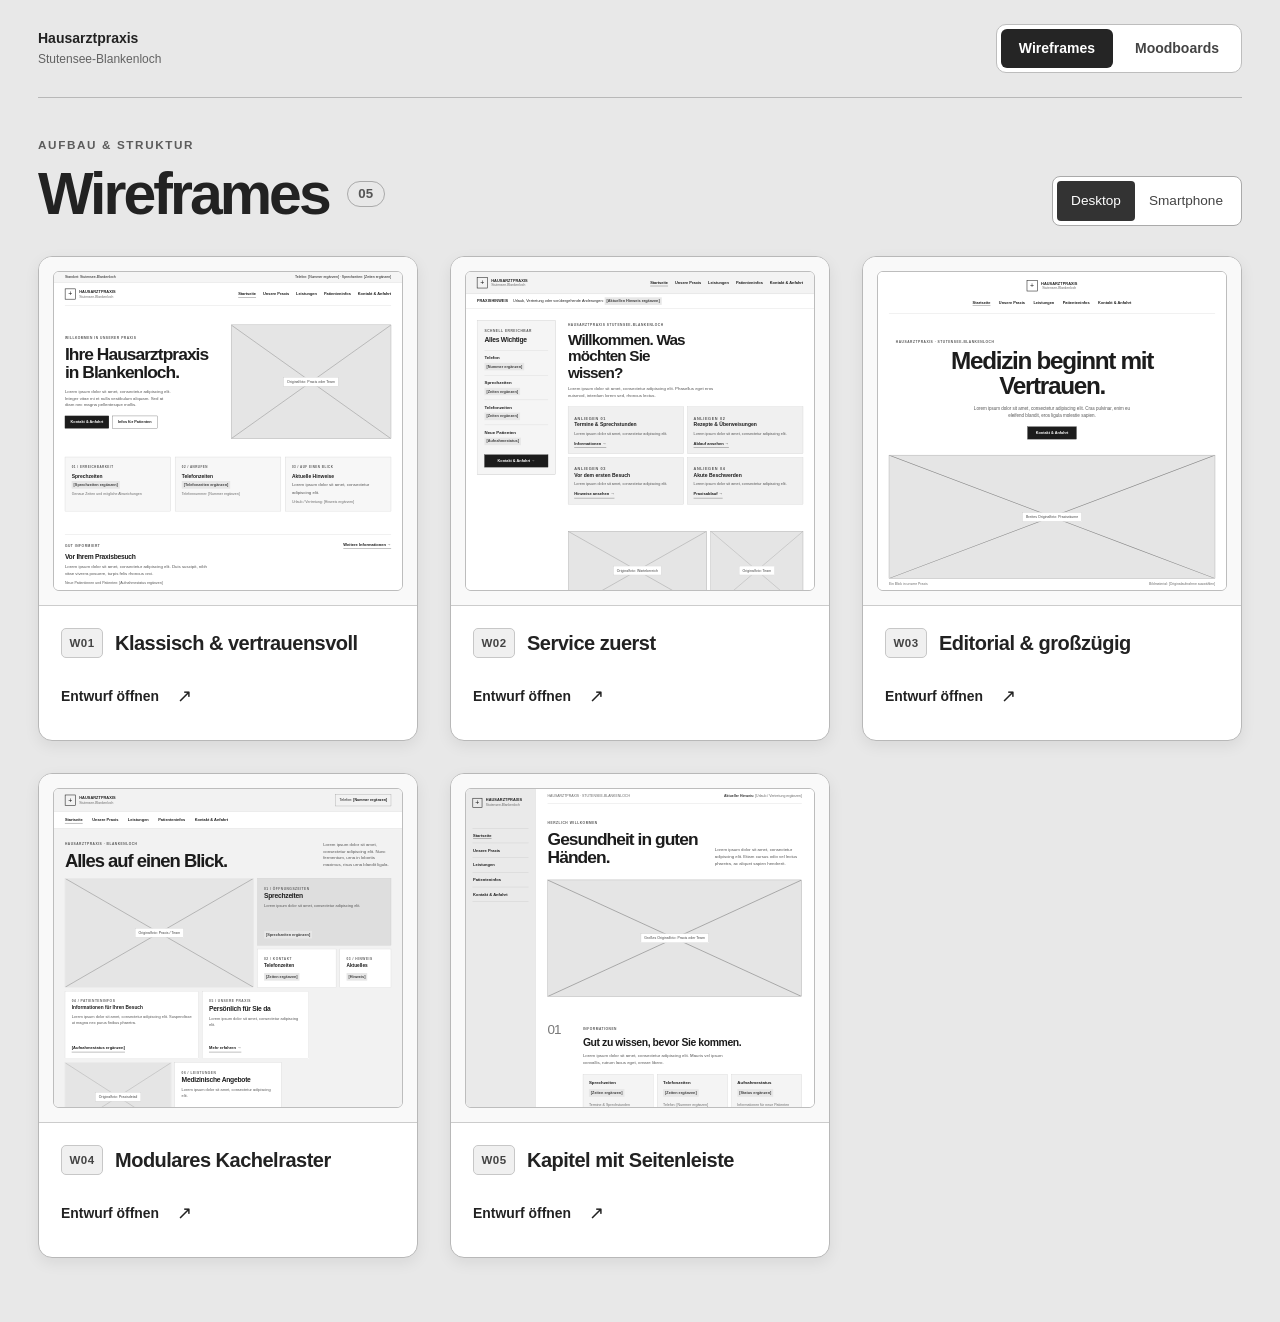
<file: index.html>
<!doctype html>
<html lang="de">
<head>
  <meta charset="utf-8">
  <meta name="viewport" content="width=device-width, initial-scale=1">
  <title>Wireframes – Aufbau & Struktur | Hausarztpraxis Stutensee-Blankenloch</title>
  <link rel="stylesheet" href="design-navigation.css">
  <link rel="stylesheet" href="wireframes.css">
  <script src="wireframes.js" defer></script>
</head>
<body><main>
<nav class="project-nav" aria-label="Designbereiche"><a class="project-name" href="index.html">Hausarztpraxis<span>Stutensee-Blankenloch</span></a><div class="page-links"><a href="index.html" aria-current="page">Wireframes</a><a href="moodboards.html">Moodboards</a></div></nav>
<header class="collection-header">
  <div><p class="eyebrow">Aufbau &amp; Struktur</p><h1>Wireframes<span class="count" aria-label="5 Entwürfe">05</span></h1></div>
  <div class="segmented" role="group" aria-label="Vorschaugröße"><button type="button" data-preview="desktop" aria-pressed="true">Desktop</button><button type="button" data-preview="mobile" aria-pressed="false">Smartphone</button></div>
</header>
<section class="gallery wireframes" aria-label="Wireframes">

  <article class="gallery-card">
    <div class="preview-frame"><div class="preview" aria-hidden="true"><iframe src="entwurf-01-klassisch.html" title="Vorschau Wireframe 01" loading="lazy" tabindex="-1" inert sandbox></iframe></div></div>
    <div class="card-body">
      <span class="card-number">W01</span>
      <h2>Klassisch &amp; vertrauensvoll</h2>
      <a class="open-link" href="entwurf-01-klassisch.html" target="_blank" rel="noopener" aria-label="Wireframe 01 öffnen">Entwurf öffnen <span aria-hidden="true">↗</span></a>
    </div>
  </article>

  <article class="gallery-card">
    <div class="preview-frame"><div class="preview" aria-hidden="true"><iframe src="entwurf-02-service.html" title="Vorschau Wireframe 02" loading="lazy" tabindex="-1" inert sandbox></iframe></div></div>
    <div class="card-body">
      <span class="card-number">W02</span>
      <h2>Service zuerst</h2>
      <a class="open-link" href="entwurf-02-service.html" target="_blank" rel="noopener" aria-label="Wireframe 02 öffnen">Entwurf öffnen <span aria-hidden="true">↗</span></a>
    </div>
  </article>

  <article class="gallery-card">
    <div class="preview-frame"><div class="preview" aria-hidden="true"><iframe src="entwurf-03-editorial.html" title="Vorschau Wireframe 03" loading="lazy" tabindex="-1" inert sandbox></iframe></div></div>
    <div class="card-body">
      <span class="card-number">W03</span>
      <h2>Editorial &amp; großzügig</h2>
      <a class="open-link" href="entwurf-03-editorial.html" target="_blank" rel="noopener" aria-label="Wireframe 03 öffnen">Entwurf öffnen <span aria-hidden="true">↗</span></a>
    </div>
  </article>

  <article class="gallery-card">
    <div class="preview-frame"><div class="preview" aria-hidden="true"><iframe src="entwurf-04-kacheln.html" title="Vorschau Wireframe 04" loading="lazy" tabindex="-1" inert sandbox></iframe></div></div>
    <div class="card-body">
      <span class="card-number">W04</span>
      <h2>Modulares Kachelraster</h2>
      <a class="open-link" href="entwurf-04-kacheln.html" target="_blank" rel="noopener" aria-label="Wireframe 04 öffnen">Entwurf öffnen <span aria-hidden="true">↗</span></a>
    </div>
  </article>

  <article class="gallery-card">
    <div class="preview-frame"><div class="preview" aria-hidden="true"><iframe src="entwurf-05-kapitel.html" title="Vorschau Wireframe 05" loading="lazy" tabindex="-1" inert sandbox></iframe></div></div>
    <div class="card-body">
      <span class="card-number">W05</span>
      <h2>Kapitel mit Seitenleiste</h2>
      <a class="open-link" href="entwurf-05-kapitel.html" target="_blank" rel="noopener" aria-label="Wireframe 05 öffnen">Entwurf öffnen <span aria-hidden="true">↗</span></a>
    </div>
  </article>

</section>
</main></body>
</html>
</file>
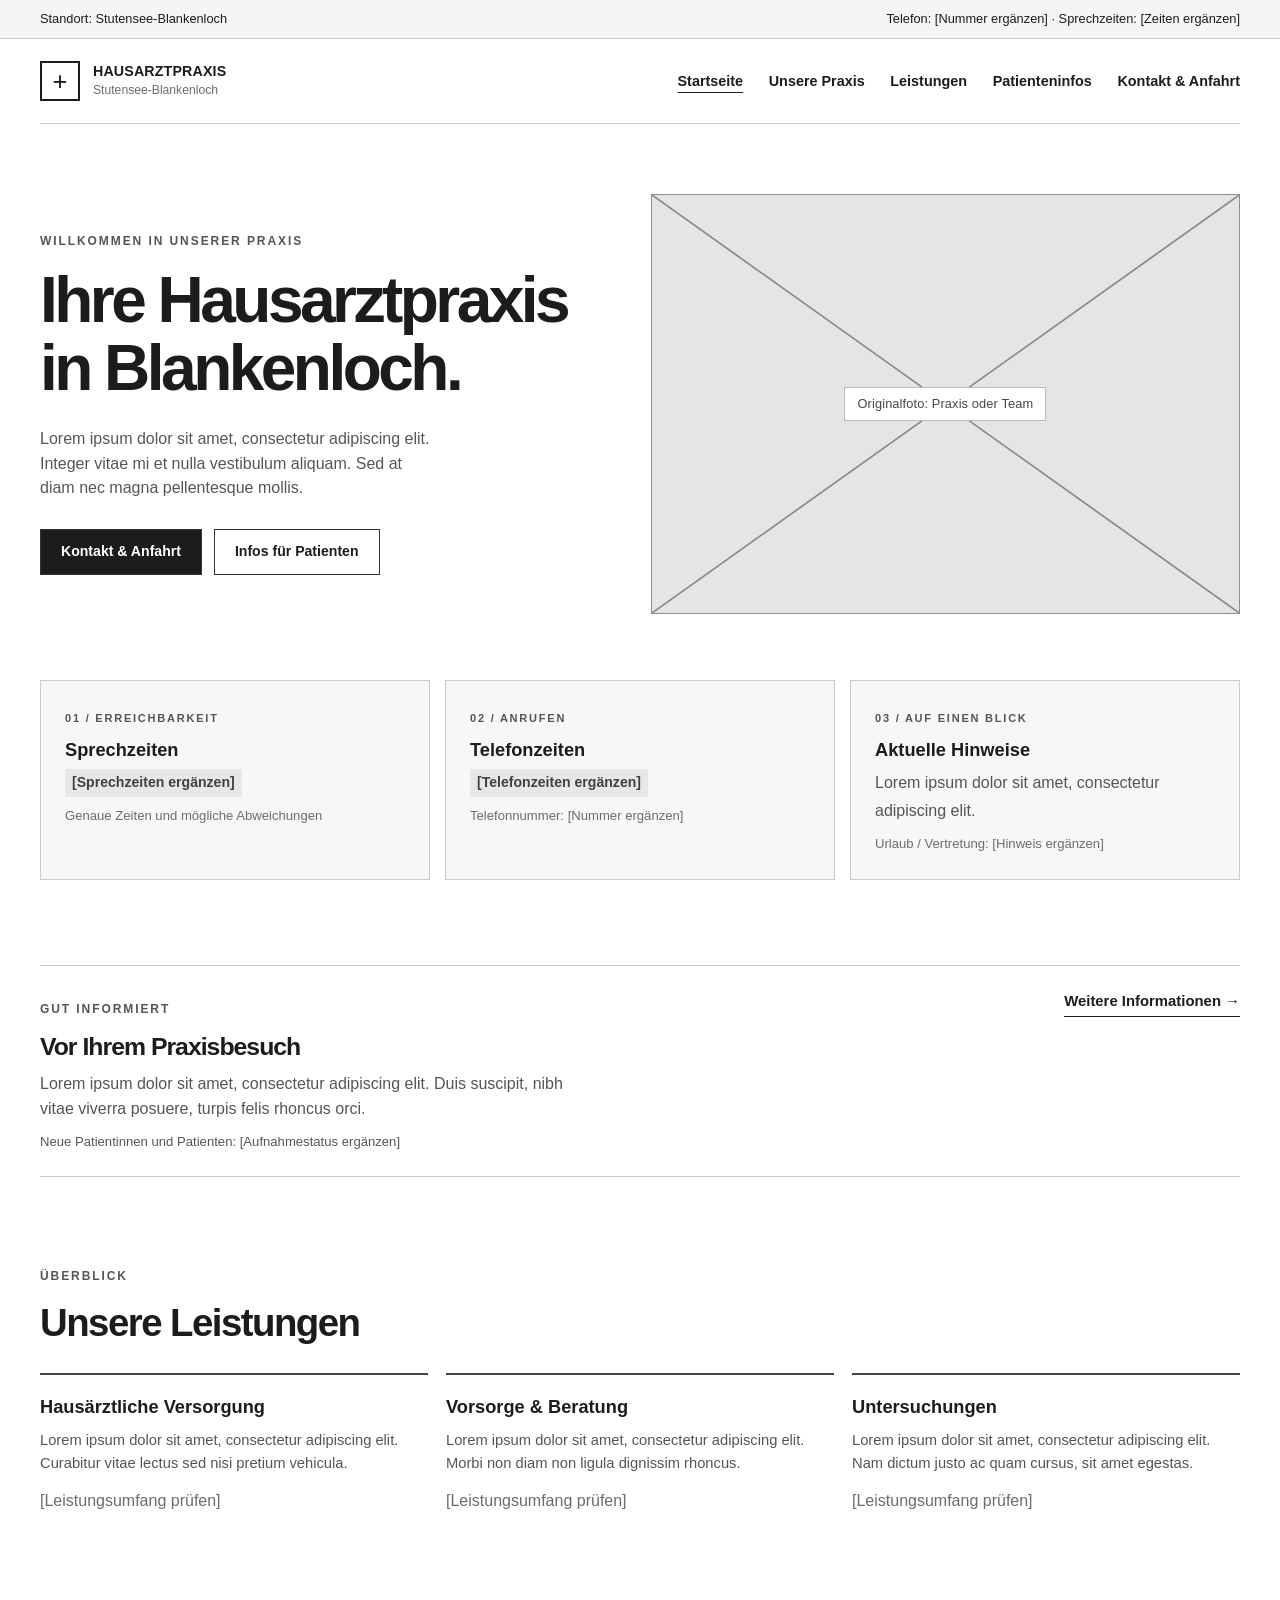
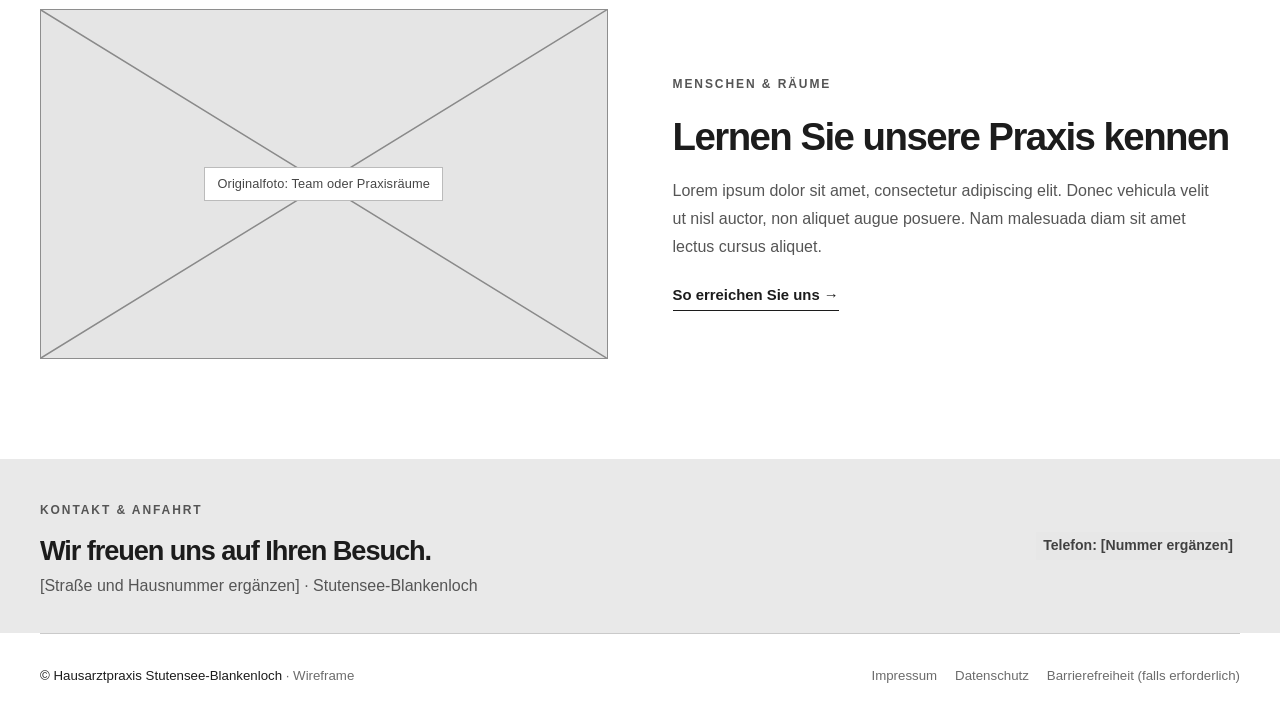
<file: entwurf-01-klassisch.html>
<!doctype html>
<html lang="de">
<head>
  <meta charset="utf-8">
  <meta name="viewport" content="width=device-width, initial-scale=1">
  <meta name="description" content="Graustufen-Wireframe 01: Klassisch &amp; vertrauensvoll für die Startseite einer Hausarztpraxis.">
  <title>Wireframe 01 – Klassisch &amp; vertrauensvoll | Hausarztpraxis</title>
  <!-- Eigenständiger Entwurf: Alle Gestaltungsregeln stehen in dieser HTML-Datei. -->
  <style>
:root{--white:#fff;--paper:#fafafa;--soft:#f2f2f2;--shade:#e5e5e5;--edge:#cacaca;--gray:#6c6c6c;--ink:#1c1c1c;--dark:#343434}
*{box-sizing:border-box}html{scroll-behavior:smooth}body{margin:0;background:var(--white);color:var(--ink);font-family:Arial,Helvetica,sans-serif;font-size:16px;line-height:1.55}
a{color:inherit;text-decoration:none}a:hover{text-decoration:underline}a:focus-visible{outline:3px solid var(--dark);outline-offset:4px}h1,h2,h3,p,figure{margin:0}h1{font-size:clamp(2.6rem,5vw,5rem);letter-spacing:-.055em;line-height:1.07;font-weight:650}h2{font-size:clamp(1.75rem,3vw,2.65rem);letter-spacing:-.04em;line-height:1.16;font-weight:650}h3{font-size:1.14rem;line-height:1.3}p{max-width:62ch}small,.muted{color:var(--gray)}.eyebrow{font-size:.75rem;text-transform:uppercase;letter-spacing:.16em;font-weight:700;color:#555}.container{width:min(1200px,calc(100% - 64px));margin-inline:auto}.brand{display:flex;gap:13px;align-items:center;line-height:1.1;font-size:.89rem;font-weight:700;letter-spacing:.01em}.brand-mark{display:grid;place-items:center;width:40px;height:40px;flex:none;border:2px solid var(--ink);font-size:1.6rem;font-weight:400}.brand small{display:block;font-size:.76rem;font-weight:400;letter-spacing:0;margin-top:4px;color:var(--gray)}.nav{display:flex;flex-wrap:wrap;align-items:center;gap:clamp(12px,2vw,28px);font-size:.9rem;font-weight:600}.nav a{padding:7px 0}.nav a:first-child{text-decoration:underline;text-underline-offset:6px}.button{display:inline-flex;align-items:center;justify-content:center;text-align:center;min-height:46px;border:1px solid var(--dark);padding:11px 20px;background:var(--ink);color:#fff;font-size:.88rem;font-weight:650;white-space:normal}.button:hover{background:var(--dark);text-decoration:none}.button.secondary{background:#fff;color:var(--ink)}.button.secondary:hover{background:#f2f2f2}.text-link{border-bottom:1px solid var(--ink);font-weight:700;padding-bottom:3px;font-size:.93rem;display:inline-block}.placeholder{display:inline-block;padding:3px 7px;background:#e7e7e7;color:#414141;font-size:.88rem;font-weight:600}.image-placeholder{position:relative;display:grid;place-items:center;min-height:180px;background:var(--shade);border:1px solid #8e8e8e;overflow:hidden}.image-placeholder svg{position:absolute;inset:0;height:100%;width:100%;stroke:#8a8a8a;stroke-width:.36;vector-effect:non-scaling-stroke;fill:none}.image-placeholder figcaption{position:relative;z-index:1;padding:6px 12px;background:#fff;border:1px solid #bbb;color:#464646;font-size:.8rem;letter-spacing:.01em;text-align:center}.rule{border:0;border-top:1px solid var(--edge)}.site-footer{padding:32px 0;border-top:1px solid var(--edge);display:flex;align-items:center;justify-content:space-between;gap:20px;flex-wrap:wrap;font-size:.83rem}.site-footer nav{display:flex;gap:18px;color:var(--gray);flex-wrap:wrap}.stack{display:grid;gap:16px}.kicker-text{margin-bottom:15px}.section-heading{margin-bottom:28px}.text-muted{color:var(--gray)}.info-value{font-size:1.05rem;font-weight:700;margin-top:10px}.info-helper{font-size:.82rem;color:var(--gray);margin-top:9px}.content-paragraph{color:#555;line-height:1.75}.info-list{display:grid;gap:10px}.info-row{display:flex;gap:16px;justify-content:space-between;align-items:baseline;padding-bottom:9px;border-bottom:1px solid var(--edge);font-size:.92rem}.info-row span:last-child{color:var(--gray);text-align:right}.site-footer a:hover{text-decoration:underline}
@media(max-width:750px){.container{width:min(100% - 36px,1200px)}body{font-size:15px}.nav{gap:12px 19px}h1{font-size:clamp(2.45rem,10vw,4rem)}.site-footer{align-items:flex-start;flex-direction:column}}


.topline{border-bottom:1px solid var(--edge);padding:9px 0;background:#f5f5f5;font-size:.8rem}.topline .container{display:flex;justify-content:space-between;gap:10px;flex-wrap:wrap}.masthead{padding:22px 0;display:flex;justify-content:space-between;gap:24px;align-items:center;border-bottom:1px solid var(--edge)}.hero{padding-top:70px;padding-bottom:66px;display:grid;grid-template-columns:1fr 1.08fr;align-items:center;gap:65px}.hero .intro{margin:24px 0 28px;color:#565656;max-width:45ch}.hero-actions{display:flex;gap:12px;flex-wrap:wrap}.hero-photo{height:420px}.quick{display:grid;grid-template-columns:repeat(3,1fr);gap:15px;margin-bottom:85px}.quick article{border:1px solid var(--edge);padding:24px;min-height:186px;background:#f7f7f7}.quick h3{margin:8px 0 8px}.quick .eyebrow{font-size:.69rem}.notice{display:flex;align-items:flex-start;justify-content:space-between;gap:20px;padding:24px 0;margin-bottom:90px;border-top:1px solid var(--edge);border-bottom:1px solid var(--edge)}.notice h2{font-size:1.55rem}.notice p{margin-top:10px;color:#555}.notice .text-link{white-space:nowrap}.services{margin-bottom:95px}.service-grid{display:grid;grid-template-columns:repeat(3,1fr);gap:18px}.service-grid article{padding:20px 0 0;border-top:2px solid #444}.service-grid p{margin:10px 0 15px;color:#555;font-size:.92rem}.about{display:grid;grid-template-columns:1fr 1fr;gap:65px;align-items:center;padding-bottom:100px}.about-photo{height:350px}.about p{margin:17px 0 22px}.contact-band{background:#e9e9e9;padding:34px 0}.contact-band .container{display:flex;justify-content:space-between;align-items:center;gap:25px}.contact-band h2{font-size:1.7rem}.contact-band p{color:#555;margin-top:8px}.site-footer{margin-top:0}
@media(max-width:900px){.masthead{align-items:flex-start;flex-direction:column}.hero{grid-template-columns:1fr;gap:30px;padding-top:42px}.hero-photo{height:310px}.about{gap:35px}.quick{grid-template-columns:1fr 1fr}.quick article:last-child{grid-column:span 2}}@media(max-width:600px){.quick,.service-grid,.about{grid-template-columns:1fr}.quick article:last-child{grid-column:auto}.hero{padding-bottom:44px}.quick{margin-bottom:55px}.about{padding-bottom:60px}.notice{display:block;margin-bottom:65px}.notice .text-link{margin-top:18px}.contact-band .container{align-items:flex-start;flex-direction:column}}
</style>
</head>
<body>

<div class="topline"><div class="container"><span>Standort: Stutensee-Blankenloch</span><span>Telefon: [Nummer ergänzen] · Sprechzeiten: [Zeiten ergänzen]</span></div></div>
<div class="container"><header class="masthead"><a class="brand" href="#start" aria-label="Zur Startseite"><span class="brand-mark" aria-hidden="true">+</span><span>HAUSARZTPRAXIS<small>Stutensee-Blankenloch</small></span></a><nav class="nav" aria-label="Hauptnavigation"><a href="#start">Startseite</a><a href="#praxis">Unsere Praxis</a><a href="#leistungen">Leistungen</a><a href="#patienteninfos">Patienteninfos</a><a href="#kontakt">Kontakt &amp; Anfahrt</a></nav></header>
<main id="start">
<section class="hero" aria-labelledby="hero-title"><div><p class="eyebrow kicker-text">Willkommen in unserer Praxis</p><h1 id="hero-title">Ihre Hausarztpraxis in Blankenloch.</h1><p class="intro">Lorem ipsum dolor sit amet, consectetur adipiscing elit. Integer vitae mi et nulla vestibulum aliquam. Sed at diam nec magna pellentesque mollis.</p><div class="hero-actions"><a class="button" href="#kontakt">Kontakt &amp; Anfahrt</a><a class="button secondary" href="#patienteninfos">Infos für Patienten</a></div></div><figure class="image-placeholder hero-photo"><svg viewBox="0 0 100 100" preserveAspectRatio="none" aria-hidden="true" focusable="false"><path d="M0 0L100 100M100 0L0 100" /></svg><figcaption>Originalfoto: Praxis oder Team</figcaption></figure></section>
<section class="quick" aria-label="Wichtige Praxisinformationen"><article><span class="eyebrow">01 / Erreichbarkeit</span><h3>Sprechzeiten</h3><span class="placeholder">[Sprechzeiten ergänzen]</span><p class="info-helper">Genaue Zeiten und mögliche Abweichungen</p></article><article><span class="eyebrow">02 / Anrufen</span><h3>Telefonzeiten</h3><span class="placeholder">[Telefonzeiten ergänzen]</span><p class="info-helper">Telefonnummer: [Nummer ergänzen]</p></article><article><span class="eyebrow">03 / Auf einen Blick</span><h3>Aktuelle Hinweise</h3><p class="content-paragraph">Lorem ipsum dolor sit amet, consectetur adipiscing elit.</p><p class="info-helper">Urlaub / Vertretung: [Hinweis ergänzen]</p></article></section>
<section class="notice" id="patienteninfos"><div><p class="eyebrow kicker-text">Gut informiert</p><h2>Vor Ihrem Praxisbesuch</h2><p>Lorem ipsum dolor sit amet, consectetur adipiscing elit. Duis suscipit, nibh vitae viverra posuere, turpis felis rhoncus orci.</p><p class="info-helper">Neue Patientinnen und Patienten: [Aufnahmestatus ergänzen]</p></div><a class="text-link" href="#kontakt">Weitere Informationen →</a></section>
<section class="services" id="leistungen"><div class="section-heading"><p class="eyebrow kicker-text">Überblick</p><h2>Unsere Leistungen</h2></div><div class="service-grid"><article><h3>Hausärztliche Versorgung</h3><p>Lorem ipsum dolor sit amet, consectetur adipiscing elit. Curabitur vitae lectus sed nisi pretium vehicula.</p><span class="text-muted">[Leistungsumfang prüfen]</span></article><article><h3>Vorsorge &amp; Beratung</h3><p>Lorem ipsum dolor sit amet, consectetur adipiscing elit. Morbi non diam non ligula dignissim rhoncus.</p><span class="text-muted">[Leistungsumfang prüfen]</span></article><article><h3>Untersuchungen</h3><p>Lorem ipsum dolor sit amet, consectetur adipiscing elit. Nam dictum justo ac quam cursus, sit amet egestas.</p><span class="text-muted">[Leistungsumfang prüfen]</span></article></div></section>
<section class="about" id="praxis"><figure class="image-placeholder about-photo"><svg viewBox="0 0 100 100" preserveAspectRatio="none" aria-hidden="true" focusable="false"><path d="M0 0L100 100M100 0L0 100" /></svg><figcaption>Originalfoto: Team oder Praxisräume</figcaption></figure><div><p class="eyebrow kicker-text">Menschen &amp; Räume</p><h2>Lernen Sie unsere Praxis kennen</h2><p class="content-paragraph">Lorem ipsum dolor sit amet, consectetur adipiscing elit. Donec vehicula velit ut nisl auctor, non aliquet augue posuere. Nam malesuada diam sit amet lectus cursus aliquet.</p><a class="text-link" href="#kontakt">So erreichen Sie uns →</a></div></section>
</main></div><section class="contact-band" id="kontakt"><div class="container"><div><p class="eyebrow kicker-text">Kontakt &amp; Anfahrt</p><h2>Wir freuen uns auf Ihren Besuch.</h2><p>[Straße und Hausnummer ergänzen] · Stutensee-Blankenloch</p></div><span class="placeholder">Telefon: [Nummer ergänzen]</span></div></section><div class="container"><footer class="site-footer"><span>© Hausarztpraxis Stutensee-Blankenloch <span class="text-muted">· Wireframe</span></span><nav aria-label="Rechtliches"><span>Impressum</span><span>Datenschutz</span><span>Barrierefreiheit (falls erforderlich)</span></nav></footer></div>

</body>
</html>
</file>
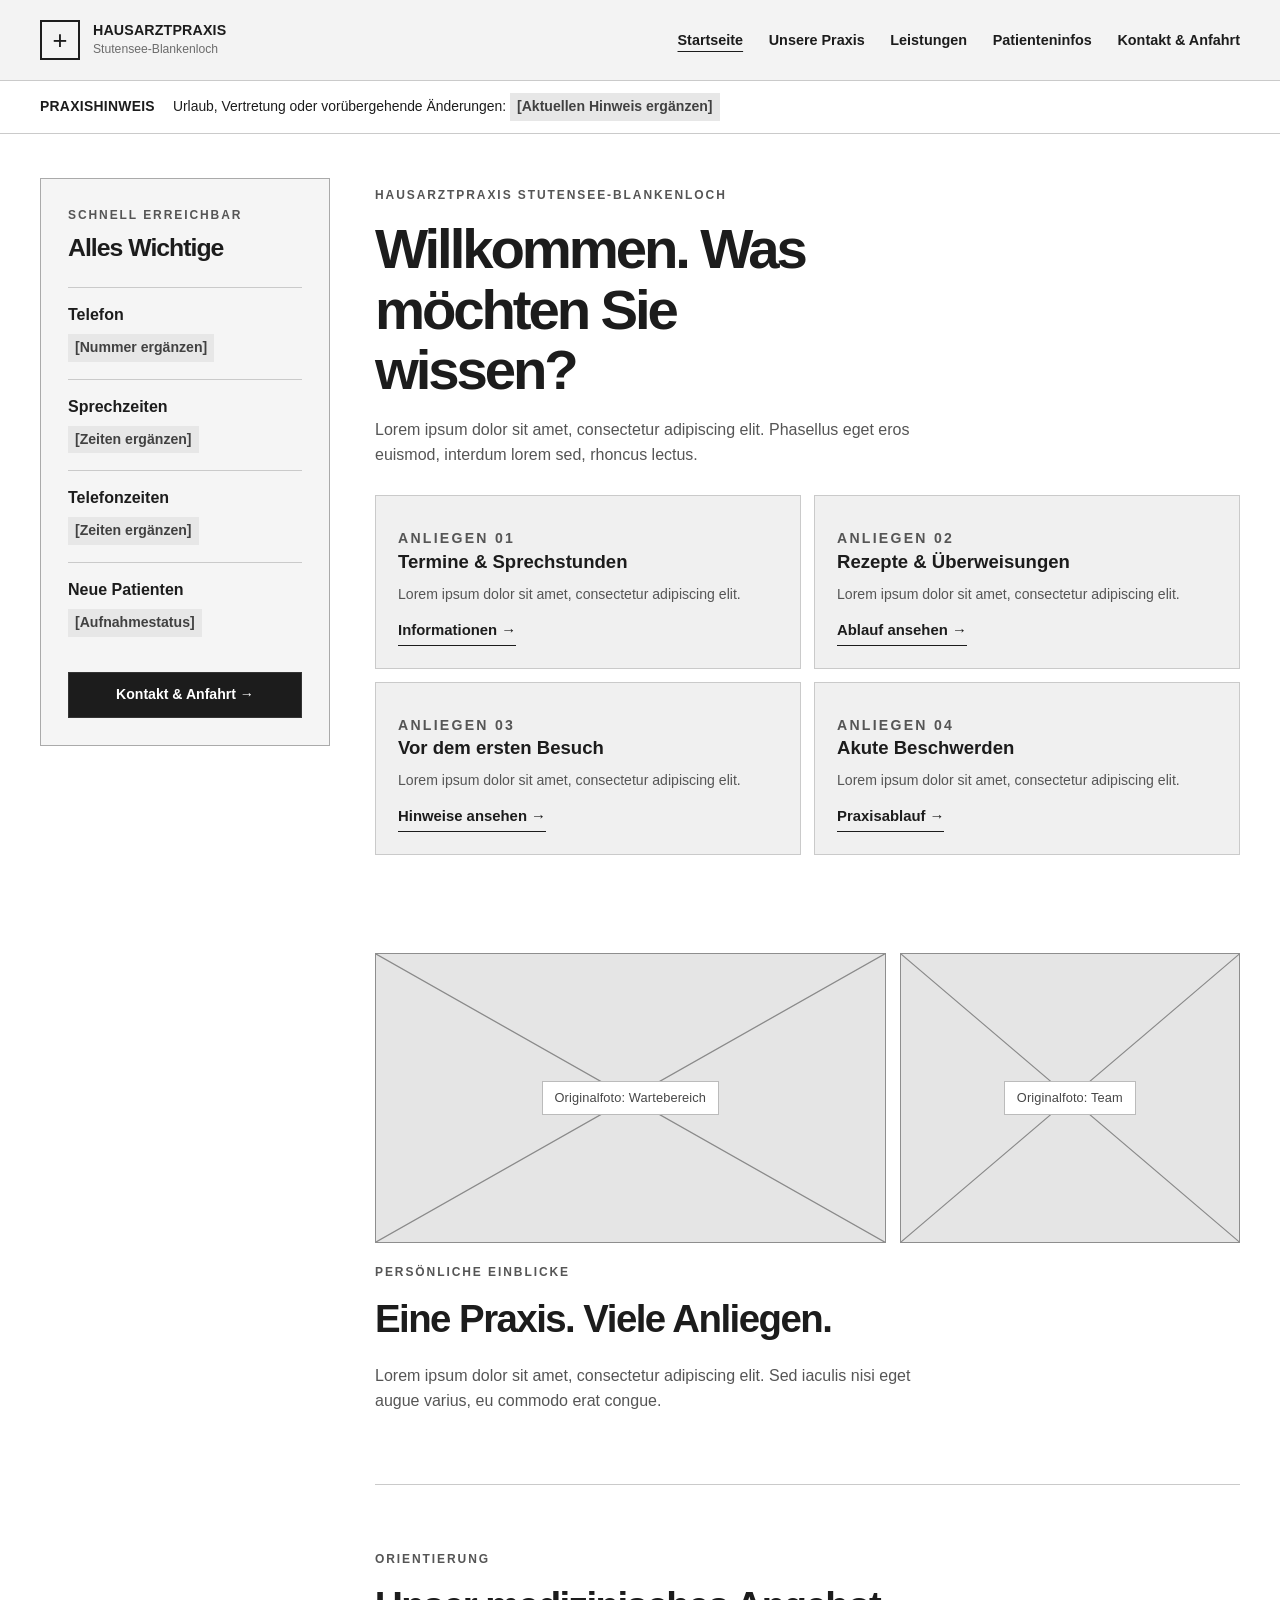
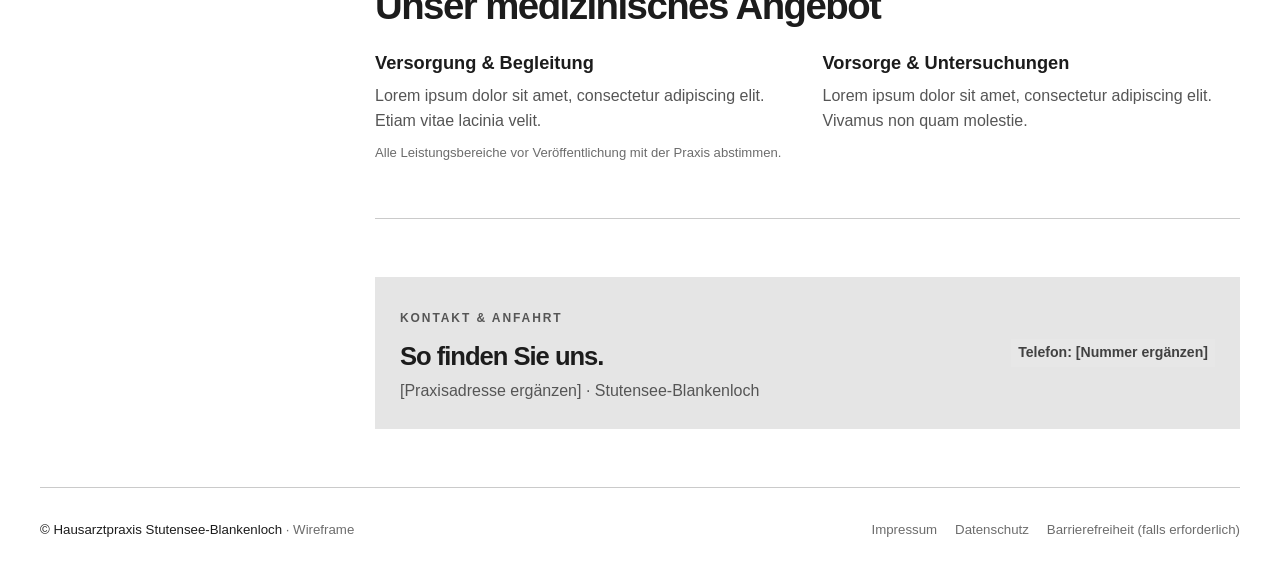
<file: entwurf-02-service.html>
<!doctype html>
<html lang="de">
<head>
  <meta charset="utf-8">
  <meta name="viewport" content="width=device-width, initial-scale=1">
  <meta name="description" content="Graustufen-Wireframe 02: Service zuerst für die Startseite einer Hausarztpraxis.">
  <title>Wireframe 02 – Service zuerst | Hausarztpraxis</title>
  <!-- Eigenständiger Entwurf: Alle Gestaltungsregeln stehen in dieser HTML-Datei. -->
  <style>
:root{--white:#fff;--paper:#fafafa;--soft:#f2f2f2;--shade:#e5e5e5;--edge:#cacaca;--gray:#6c6c6c;--ink:#1c1c1c;--dark:#343434}
*{box-sizing:border-box}html{scroll-behavior:smooth}body{margin:0;background:var(--white);color:var(--ink);font-family:Arial,Helvetica,sans-serif;font-size:16px;line-height:1.55}
a{color:inherit;text-decoration:none}a:hover{text-decoration:underline}a:focus-visible{outline:3px solid var(--dark);outline-offset:4px}h1,h2,h3,p,figure{margin:0}h1{font-size:clamp(2.6rem,5vw,5rem);letter-spacing:-.055em;line-height:1.07;font-weight:650}h2{font-size:clamp(1.75rem,3vw,2.65rem);letter-spacing:-.04em;line-height:1.16;font-weight:650}h3{font-size:1.14rem;line-height:1.3}p{max-width:62ch}small,.muted{color:var(--gray)}.eyebrow{font-size:.75rem;text-transform:uppercase;letter-spacing:.16em;font-weight:700;color:#555}.container{width:min(1200px,calc(100% - 64px));margin-inline:auto}.brand{display:flex;gap:13px;align-items:center;line-height:1.1;font-size:.89rem;font-weight:700;letter-spacing:.01em}.brand-mark{display:grid;place-items:center;width:40px;height:40px;flex:none;border:2px solid var(--ink);font-size:1.6rem;font-weight:400}.brand small{display:block;font-size:.76rem;font-weight:400;letter-spacing:0;margin-top:4px;color:var(--gray)}.nav{display:flex;flex-wrap:wrap;align-items:center;gap:clamp(12px,2vw,28px);font-size:.9rem;font-weight:600}.nav a{padding:7px 0}.nav a:first-child{text-decoration:underline;text-underline-offset:6px}.button{display:inline-flex;align-items:center;justify-content:center;text-align:center;min-height:46px;border:1px solid var(--dark);padding:11px 20px;background:var(--ink);color:#fff;font-size:.88rem;font-weight:650;white-space:normal}.button:hover{background:var(--dark);text-decoration:none}.button.secondary{background:#fff;color:var(--ink)}.button.secondary:hover{background:#f2f2f2}.text-link{border-bottom:1px solid var(--ink);font-weight:700;padding-bottom:3px;font-size:.93rem;display:inline-block}.placeholder{display:inline-block;padding:3px 7px;background:#e7e7e7;color:#414141;font-size:.88rem;font-weight:600}.image-placeholder{position:relative;display:grid;place-items:center;min-height:180px;background:var(--shade);border:1px solid #8e8e8e;overflow:hidden}.image-placeholder svg{position:absolute;inset:0;height:100%;width:100%;stroke:#8a8a8a;stroke-width:.36;vector-effect:non-scaling-stroke;fill:none}.image-placeholder figcaption{position:relative;z-index:1;padding:6px 12px;background:#fff;border:1px solid #bbb;color:#464646;font-size:.8rem;letter-spacing:.01em;text-align:center}.rule{border:0;border-top:1px solid var(--edge)}.site-footer{padding:32px 0;border-top:1px solid var(--edge);display:flex;align-items:center;justify-content:space-between;gap:20px;flex-wrap:wrap;font-size:.83rem}.site-footer nav{display:flex;gap:18px;color:var(--gray);flex-wrap:wrap}.stack{display:grid;gap:16px}.kicker-text{margin-bottom:15px}.section-heading{margin-bottom:28px}.text-muted{color:var(--gray)}.info-value{font-size:1.05rem;font-weight:700;margin-top:10px}.info-helper{font-size:.82rem;color:var(--gray);margin-top:9px}.content-paragraph{color:#555;line-height:1.75}.info-list{display:grid;gap:10px}.info-row{display:flex;gap:16px;justify-content:space-between;align-items:baseline;padding-bottom:9px;border-bottom:1px solid var(--edge);font-size:.92rem}.info-row span:last-child{color:var(--gray);text-align:right}.site-footer a:hover{text-decoration:underline}
@media(max-width:750px){.container{width:min(100% - 36px,1200px)}body{font-size:15px}.nav{gap:12px 19px}h1{font-size:clamp(2.45rem,10vw,4rem)}.site-footer{align-items:flex-start;flex-direction:column}}


.header{background:#f3f3f3;border-bottom:1px solid var(--edge)}.header .container{padding:20px 0;display:flex;justify-content:space-between;gap:25px;align-items:center}.alert{border-bottom:1px solid var(--edge);font-size:.87rem}.alert .container{padding:12px 0;display:flex;gap:18px;align-items:baseline}.alert strong{letter-spacing:.02em}.layout{display:grid;grid-template-columns:290px minmax(0,1fr);gap:45px;padding-top:44px}.sidebar{align-self:start;border:1px solid #aaa;background:#f5f5f5;padding:27px;position:sticky;top:15px}.sidebar h2{font-size:1.55rem;margin:10px 0 24px}.sidebar article{border-top:1px solid var(--edge);padding:17px 0}.sidebar article h3{font-size:1rem;margin-bottom:8px}.sidebar .button{width:100%;margin-top:18px}.dashboard-title{margin:8px 0 27px}.dashboard-title h1{max-width:14ch;font-size:clamp(2.4rem,4.4vw,4.3rem)}.dashboard-title p:last-child{margin-top:18px;color:#555}.task-grid{display:grid;grid-template-columns:1fr 1fr;gap:13px}.task-grid article{background:#f0f0f0;border:1px solid var(--edge);padding:22px;min-height:168px;display:flex;flex-direction:column;justify-content:space-between}.task-grid h3{font-size:1.16rem}.task-grid p{font-size:.88rem;color:#555;margin-top:10px}.task-grid .text-link{align-self:flex-start;margin-top:13px}.media-row{display:grid;grid-template-columns:1.5fr 1fr;gap:14px;margin-top:33px}.media-main,.media-side{height:290px}.media-copy{padding:13px 0 15px}.media-copy p{color:#555;margin-top:7px}.section{padding:65px 0 55px;border-bottom:1px solid var(--edge)}.section h2{margin-bottom:23px}.columns{display:grid;grid-template-columns:1fr 1fr;gap:30px}.columns h3{margin-bottom:9px}.columns p{color:#555}.contact{display:flex;align-items:center;gap:28px;justify-content:space-between;margin:58px 0;padding:25px;background:#e5e5e5}.contact h2{font-size:1.6rem}.contact p{margin-top:7px;color:#555}
@media(max-width:1050px){.header .container{flex-direction:column;align-items:flex-start}.layout{gap:24px;grid-template-columns:250px minmax(0,1fr)}}@media(max-width:800px){.layout{display:flex;flex-direction:column}.sidebar{width:100%;position:static;display:grid;grid-template-columns:repeat(2,1fr);gap:0 20px}.sidebar>p,.sidebar>h2,.sidebar>.button{grid-column:1/-1}.sidebar h2{margin-bottom:10px}.task-grid{grid-template-columns:1fr 1fr}.contact{flex-direction:column;align-items:flex-start}}@media(max-width:550px){.header .container{align-items:flex-start}.sidebar,.task-grid,.media-row,.columns{display:grid;grid-template-columns:1fr}.media-main,.media-side{height:220px}.alert .container{display:block}.task-grid article{min-height:auto}.contact{margin:35px 0}}
</style>
</head>
<body>

<header class="header"><div class="container"><a class="brand" href="#start" aria-label="Zur Startseite"><span class="brand-mark" aria-hidden="true">+</span><span>HAUSARZTPRAXIS<small>Stutensee-Blankenloch</small></span></a><nav class="nav" aria-label="Hauptnavigation"><a href="#start">Startseite</a><a href="#praxis">Unsere Praxis</a><a href="#leistungen">Leistungen</a><a href="#patienteninfos">Patienteninfos</a><a href="#kontakt">Kontakt &amp; Anfahrt</a></nav></div></header>
<div class="alert"><div class="container"><strong>PRAXISHINWEIS</strong><span>Urlaub, Vertretung oder vorübergehende Änderungen: <span class="placeholder">[Aktuellen Hinweis ergänzen]</span></span></div></div>
<div class="container layout"><aside class="sidebar" aria-label="Kontakt und Sprechzeiten"><p class="eyebrow">Schnell erreichbar</p><h2>Alles Wichtige</h2><article><h3>Telefon</h3><span class="placeholder">[Nummer ergänzen]</span></article><article><h3>Sprechzeiten</h3><span class="placeholder">[Zeiten ergänzen]</span></article><article><h3>Telefonzeiten</h3><span class="placeholder">[Zeiten ergänzen]</span></article><article><h3>Neue Patienten</h3><span class="placeholder">[Aufnahmestatus]</span></article><a class="button" href="#kontakt">Kontakt &amp; Anfahrt →</a></aside>
<main id="start"><section class="dashboard-title"><p class="eyebrow kicker-text">Hausarztpraxis Stutensee-Blankenloch</p><h1>Willkommen. Was möchten Sie wissen?</h1><p>Lorem ipsum dolor sit amet, consectetur adipiscing elit. Phasellus eget eros euismod, interdum lorem sed, rhoncus lectus.</p></section>
<section class="task-grid" id="patienteninfos" aria-label="Häufige Anliegen"><article><div><p class="eyebrow">Anliegen 01</p><h3>Termine &amp; Sprechstunden</h3><p>Lorem ipsum dolor sit amet, consectetur adipiscing elit.</p></div><a class="text-link" href="#kontakt">Informationen →</a></article><article><div><p class="eyebrow">Anliegen 02</p><h3>Rezepte &amp; Überweisungen</h3><p>Lorem ipsum dolor sit amet, consectetur adipiscing elit.</p></div><a class="text-link" href="#kontakt">Ablauf ansehen →</a></article><article><div><p class="eyebrow">Anliegen 03</p><h3>Vor dem ersten Besuch</h3><p>Lorem ipsum dolor sit amet, consectetur adipiscing elit.</p></div><a class="text-link" href="#kontakt">Hinweise ansehen →</a></article><article><div><p class="eyebrow">Anliegen 04</p><h3>Akute Beschwerden</h3><p>Lorem ipsum dolor sit amet, consectetur adipiscing elit.</p></div><a class="text-link" href="#kontakt">Praxisablauf →</a></article></section>
<section class="section" id="praxis"><div class="media-row"><figure class="image-placeholder media-main"><svg viewBox="0 0 100 100" preserveAspectRatio="none" aria-hidden="true" focusable="false"><path d="M0 0L100 100M100 0L0 100" /></svg><figcaption>Originalfoto: Wartebereich</figcaption></figure><figure class="image-placeholder media-side"><svg viewBox="0 0 100 100" preserveAspectRatio="none" aria-hidden="true" focusable="false"><path d="M0 0L100 100M100 0L0 100" /></svg><figcaption>Originalfoto: Team</figcaption></figure></div><div class="media-copy"><p class="eyebrow kicker-text">Persönliche Einblicke</p><h2>Eine Praxis. Viele Anliegen.</h2><p>Lorem ipsum dolor sit amet, consectetur adipiscing elit. Sed iaculis nisi eget augue varius, eu commodo erat congue.</p></div></section>
<section class="section" id="leistungen"><p class="eyebrow kicker-text">Orientierung</p><h2>Unser medizinisches Angebot</h2><div class="columns"><div><h3>Versorgung &amp; Begleitung</h3><p>Lorem ipsum dolor sit amet, consectetur adipiscing elit. Etiam vitae lacinia velit.</p></div><div><h3>Vorsorge &amp; Untersuchungen</h3><p>Lorem ipsum dolor sit amet, consectetur adipiscing elit. Vivamus non quam molestie.</p></div></div><p class="info-helper">Alle Leistungsbereiche vor Veröffentlichung mit der Praxis abstimmen.</p></section>
<section class="contact" id="kontakt"><div><p class="eyebrow kicker-text">Kontakt &amp; Anfahrt</p><h2>So finden Sie uns.</h2><p>[Praxisadresse ergänzen] · Stutensee-Blankenloch</p></div><span class="placeholder">Telefon: [Nummer ergänzen]</span></section></main></div>
<div class="container"><footer class="site-footer"><span>© Hausarztpraxis Stutensee-Blankenloch <span class="text-muted">· Wireframe</span></span><nav aria-label="Rechtliches"><span>Impressum</span><span>Datenschutz</span><span>Barrierefreiheit (falls erforderlich)</span></nav></footer></div>

</body>
</html>
</file>
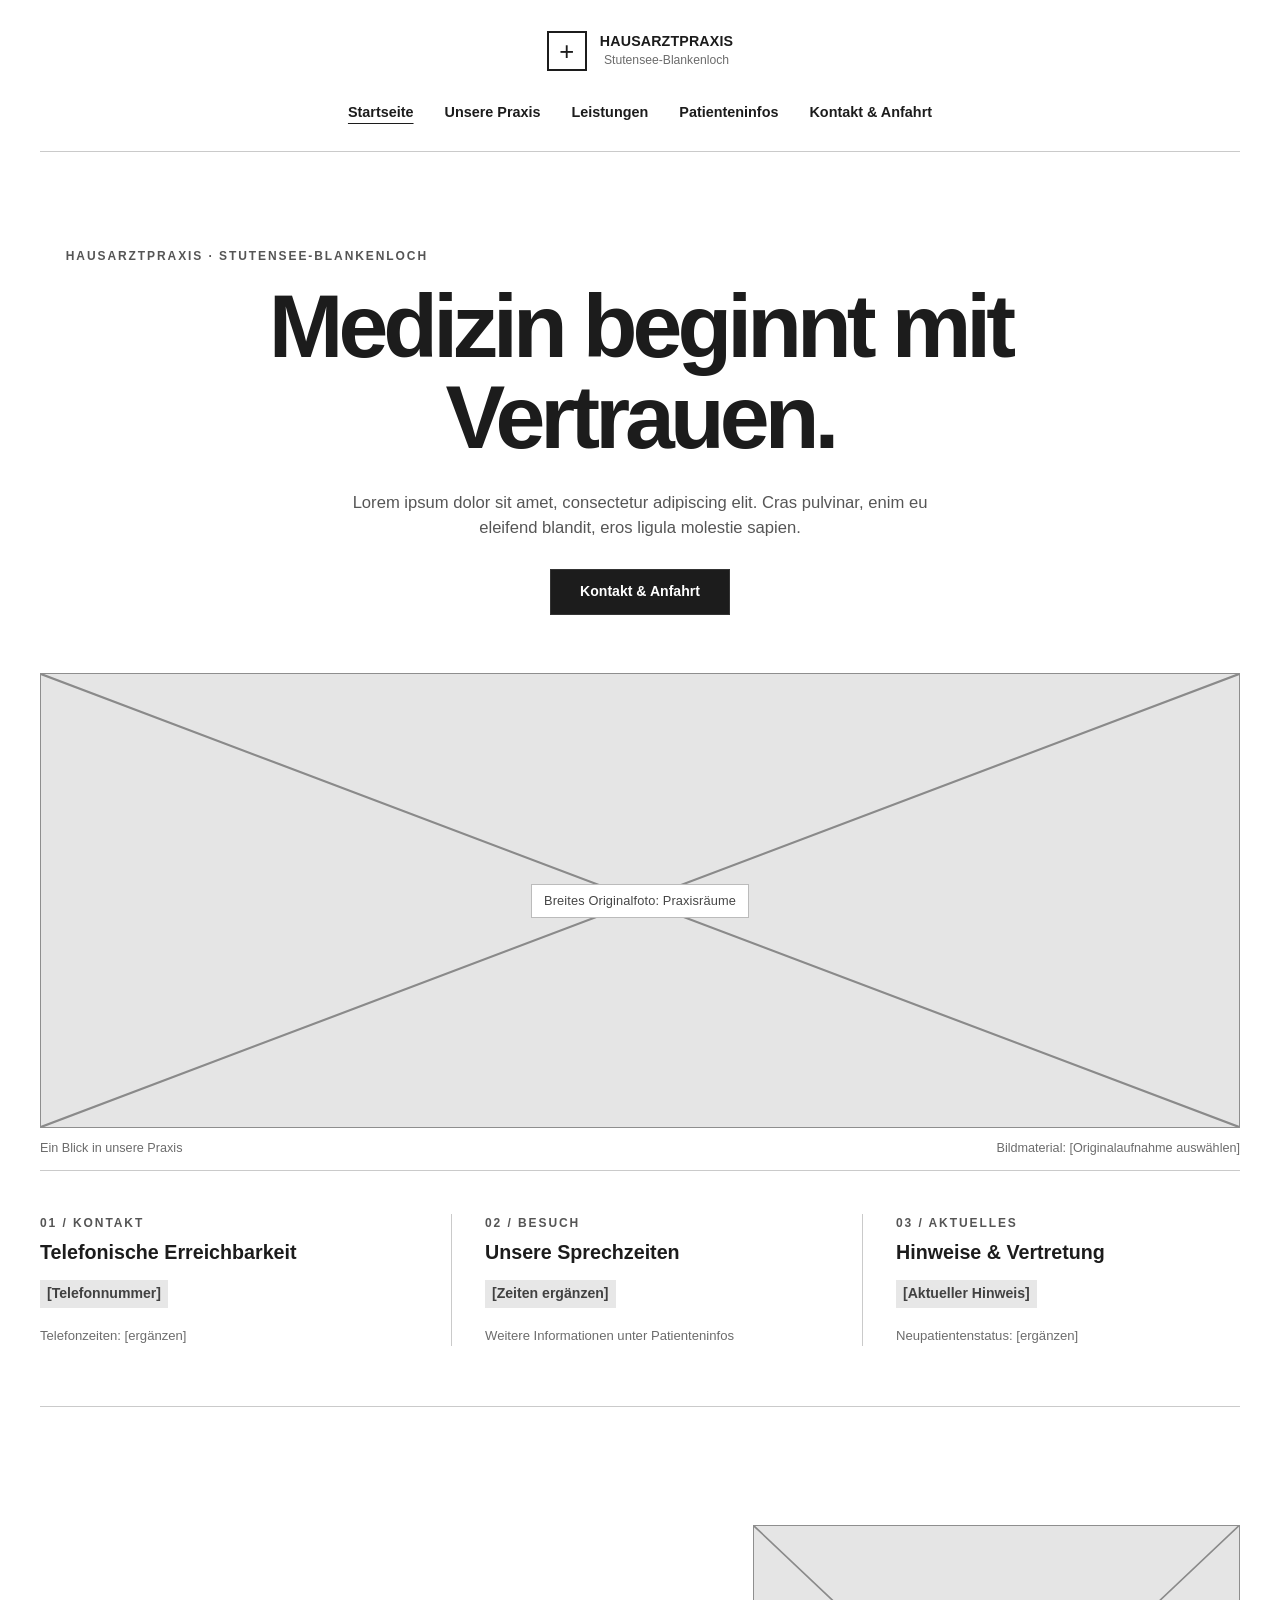
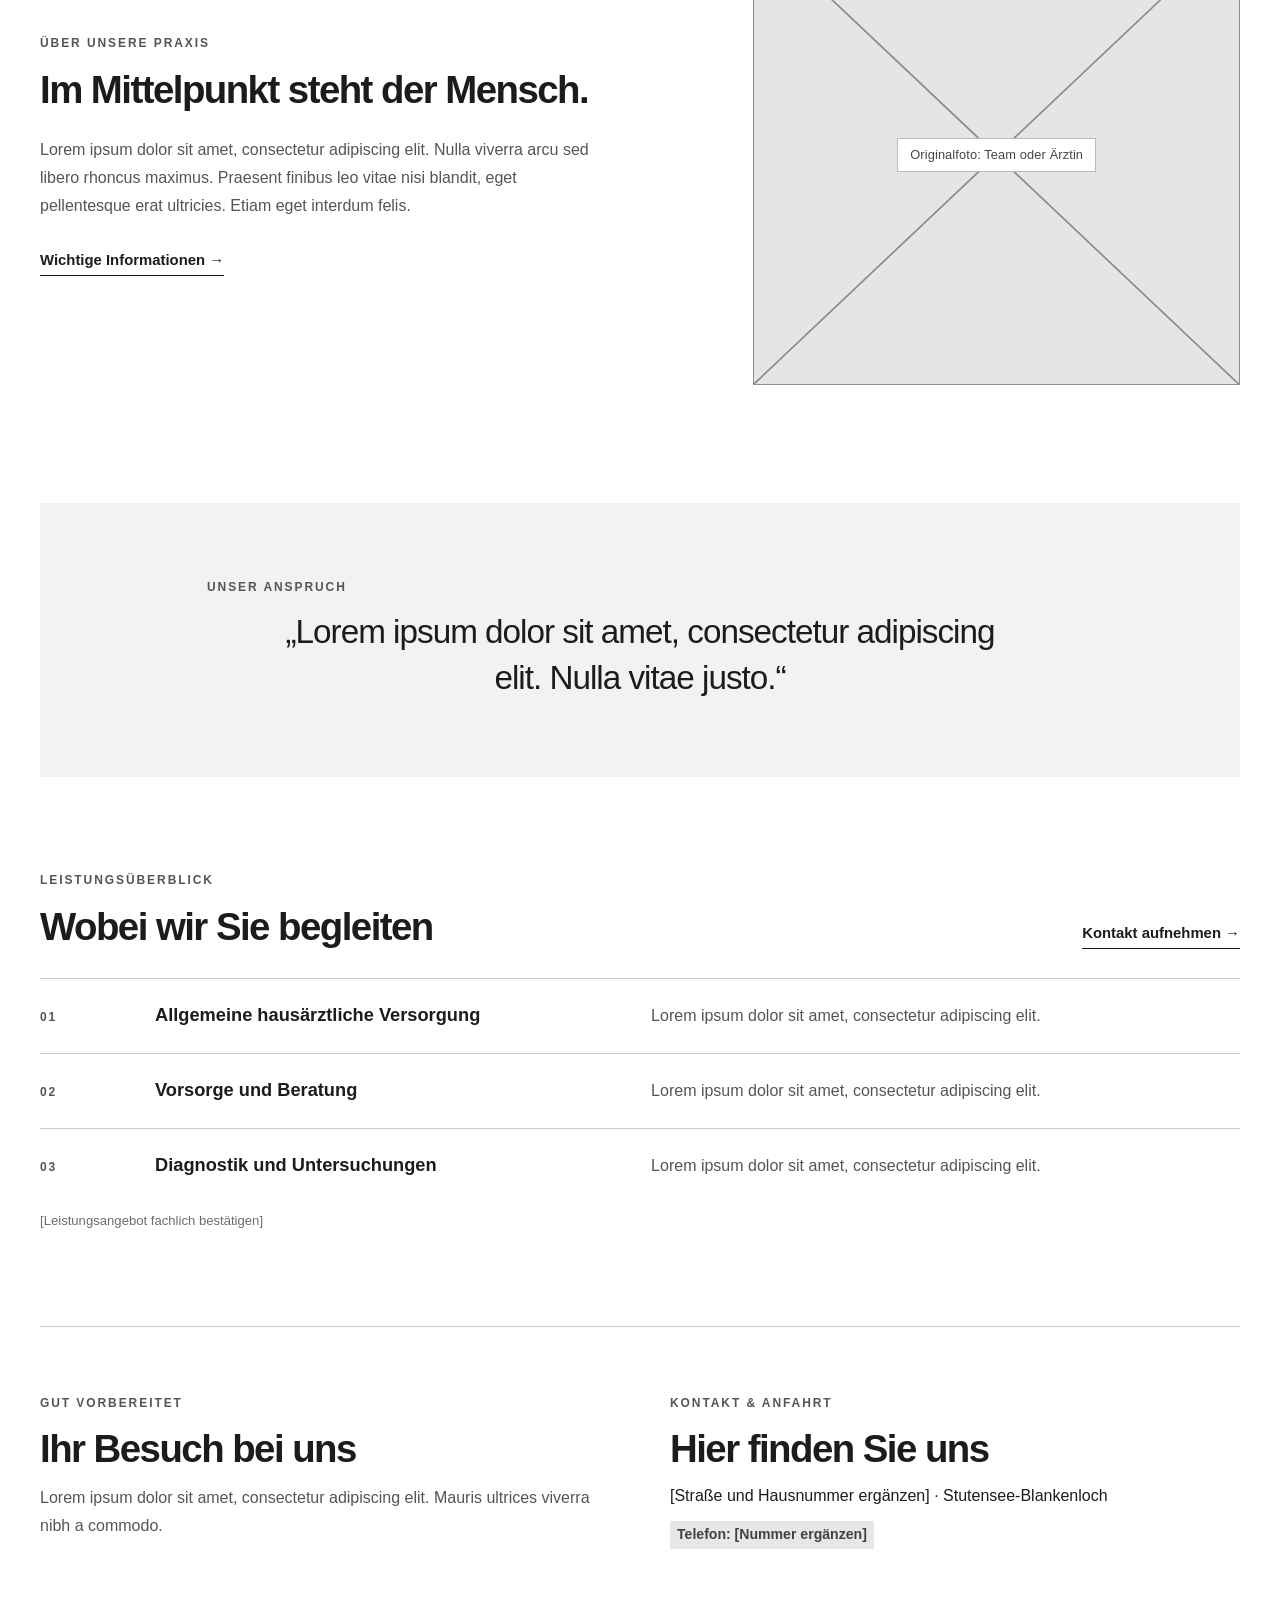
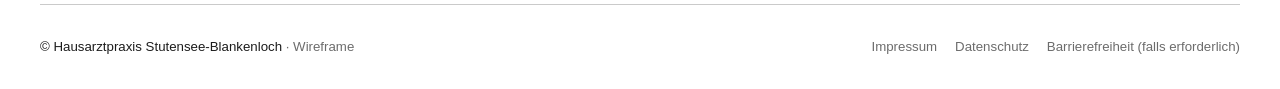
<file: entwurf-03-editorial.html>
<!doctype html>
<html lang="de">
<head>
  <meta charset="utf-8">
  <meta name="viewport" content="width=device-width, initial-scale=1">
  <meta name="description" content="Graustufen-Wireframe 03: Editorial &amp; großzügig für die Startseite einer Hausarztpraxis.">
  <title>Wireframe 03 – Editorial &amp; großzügig | Hausarztpraxis</title>
  <!-- Eigenständiger Entwurf: Alle Gestaltungsregeln stehen in dieser HTML-Datei. -->
  <style>
:root{--white:#fff;--paper:#fafafa;--soft:#f2f2f2;--shade:#e5e5e5;--edge:#cacaca;--gray:#6c6c6c;--ink:#1c1c1c;--dark:#343434}
*{box-sizing:border-box}html{scroll-behavior:smooth}body{margin:0;background:var(--white);color:var(--ink);font-family:Arial,Helvetica,sans-serif;font-size:16px;line-height:1.55}
a{color:inherit;text-decoration:none}a:hover{text-decoration:underline}a:focus-visible{outline:3px solid var(--dark);outline-offset:4px}h1,h2,h3,p,figure{margin:0}h1{font-size:clamp(2.6rem,5vw,5rem);letter-spacing:-.055em;line-height:1.07;font-weight:650}h2{font-size:clamp(1.75rem,3vw,2.65rem);letter-spacing:-.04em;line-height:1.16;font-weight:650}h3{font-size:1.14rem;line-height:1.3}p{max-width:62ch}small,.muted{color:var(--gray)}.eyebrow{font-size:.75rem;text-transform:uppercase;letter-spacing:.16em;font-weight:700;color:#555}.container{width:min(1200px,calc(100% - 64px));margin-inline:auto}.brand{display:flex;gap:13px;align-items:center;line-height:1.1;font-size:.89rem;font-weight:700;letter-spacing:.01em}.brand-mark{display:grid;place-items:center;width:40px;height:40px;flex:none;border:2px solid var(--ink);font-size:1.6rem;font-weight:400}.brand small{display:block;font-size:.76rem;font-weight:400;letter-spacing:0;margin-top:4px;color:var(--gray)}.nav{display:flex;flex-wrap:wrap;align-items:center;gap:clamp(12px,2vw,28px);font-size:.9rem;font-weight:600}.nav a{padding:7px 0}.nav a:first-child{text-decoration:underline;text-underline-offset:6px}.button{display:inline-flex;align-items:center;justify-content:center;text-align:center;min-height:46px;border:1px solid var(--dark);padding:11px 20px;background:var(--ink);color:#fff;font-size:.88rem;font-weight:650;white-space:normal}.button:hover{background:var(--dark);text-decoration:none}.button.secondary{background:#fff;color:var(--ink)}.button.secondary:hover{background:#f2f2f2}.text-link{border-bottom:1px solid var(--ink);font-weight:700;padding-bottom:3px;font-size:.93rem;display:inline-block}.placeholder{display:inline-block;padding:3px 7px;background:#e7e7e7;color:#414141;font-size:.88rem;font-weight:600}.image-placeholder{position:relative;display:grid;place-items:center;min-height:180px;background:var(--shade);border:1px solid #8e8e8e;overflow:hidden}.image-placeholder svg{position:absolute;inset:0;height:100%;width:100%;stroke:#8a8a8a;stroke-width:.36;vector-effect:non-scaling-stroke;fill:none}.image-placeholder figcaption{position:relative;z-index:1;padding:6px 12px;background:#fff;border:1px solid #bbb;color:#464646;font-size:.8rem;letter-spacing:.01em;text-align:center}.rule{border:0;border-top:1px solid var(--edge)}.site-footer{padding:32px 0;border-top:1px solid var(--edge);display:flex;align-items:center;justify-content:space-between;gap:20px;flex-wrap:wrap;font-size:.83rem}.site-footer nav{display:flex;gap:18px;color:var(--gray);flex-wrap:wrap}.stack{display:grid;gap:16px}.kicker-text{margin-bottom:15px}.section-heading{margin-bottom:28px}.text-muted{color:var(--gray)}.info-value{font-size:1.05rem;font-weight:700;margin-top:10px}.info-helper{font-size:.82rem;color:var(--gray);margin-top:9px}.content-paragraph{color:#555;line-height:1.75}.info-list{display:grid;gap:10px}.info-row{display:flex;gap:16px;justify-content:space-between;align-items:baseline;padding-bottom:9px;border-bottom:1px solid var(--edge);font-size:.92rem}.info-row span:last-child{color:var(--gray);text-align:right}.site-footer a:hover{text-decoration:underline}
@media(max-width:750px){.container{width:min(100% - 36px,1200px)}body{font-size:15px}.nav{gap:12px 19px}h1{font-size:clamp(2.45rem,10vw,4rem)}.site-footer{align-items:flex-start;flex-direction:column}}


.masthead{text-align:center;border-bottom:1px solid var(--edge);padding:31px 0 21px}.masthead .brand{justify-content:center;margin:0 auto 23px;max-width:max-content}.masthead .nav{justify-content:center;gap:31px}.editorial-hero{text-align:center;padding:95px 0 58px}.editorial-hero h1{font-size:clamp(3.4rem,7vw,7.25rem);max-width:1000px;margin:0 auto;line-height:1.02}.editorial-hero .lede{margin:26px auto 28px;max-width:580px;font-size:1.04rem;color:#565656}.editorial-hero .button{min-width:180px}.panorama{height:455px}.caption{display:flex;justify-content:space-between;font-size:.79rem;color:var(--gray);padding:11px 0;border-bottom:1px solid var(--edge);gap:18px}.facts{display:grid;grid-template-columns:repeat(3,1fr);border-bottom:1px solid var(--edge);padding:43px 0 60px;gap:33px}.facts article+article{border-left:1px solid var(--edge);padding-left:33px}.facts h3{font-size:1.23rem;margin:8px 0 14px}.facts .placeholder{margin-bottom:9px}.story{padding:118px 0;display:grid;grid-template-columns:1fr .8fr;gap:105px;align-items:center}.story p.content-paragraph{margin:24px 0 28px}.story-image{height:460px}.large-quote{background:#f2f2f2;padding:75px 30px;text-align:center}.large-quote p:last-child{font-size:clamp(1.5rem,2.6vw,2.8rem);max-width:750px;line-height:1.4;margin:12px auto 0;letter-spacing:-.03em}.services{padding:94px 0}.services-header{display:flex;align-items:end;justify-content:space-between;gap:30px;margin-bottom:29px}.service-line{display:grid;grid-template-columns:90px 1fr 1.25fr;gap:25px;align-items:baseline;padding:24px 0;border-top:1px solid var(--edge)}.service-line:last-child{border-bottom:1px solid var(--edge)}.service-line p{color:#555}.contact{padding:55px 0;border-top:1px solid var(--edge);display:grid;grid-template-columns:1fr 1fr;gap:60px}.contact p{margin-top:12px}.contact .placeholder{margin-top:12px}
@media(max-width:850px){.editorial-hero{padding:66px 0 47px}.panorama{height:330px}.facts{gap:15px}.facts article+article{padding-left:15px}.story{padding:78px 0;gap:40px}.story-image{height:370px}.service-line{grid-template-columns:45px 1fr;gap:15px}.service-line p{grid-column:2}}@media(max-width:600px){.masthead .nav{gap:10px 16px}.editorial-hero{padding:45px 0}.panorama{height:230px}.caption{flex-direction:column;gap:4px}.facts{grid-template-columns:1fr;padding:36px 0}.facts article+article{border-left:0;border-top:1px solid var(--edge);padding:21px 0 0}.story{grid-template-columns:1fr;gap:35px;padding:65px 0}.story-image{height:300px}.large-quote{padding:54px 20px}.services{padding:60px 0}.services-header{display:block}.services-header .text-link{margin-top:20px}.contact{grid-template-columns:1fr;gap:18px}}
</style>
</head>
<body>

<div class="container"><header class="masthead"><a class="brand" href="#start" aria-label="Zur Startseite"><span class="brand-mark" aria-hidden="true">+</span><span>HAUSARZTPRAXIS<small>Stutensee-Blankenloch</small></span></a><nav class="nav" aria-label="Hauptnavigation"><a href="#start">Startseite</a><a href="#praxis">Unsere Praxis</a><a href="#leistungen">Leistungen</a><a href="#patienteninfos">Patienteninfos</a><a href="#kontakt">Kontakt &amp; Anfahrt</a></nav></header>
<main id="start"><section class="editorial-hero"><p class="eyebrow kicker-text">Hausarztpraxis · Stutensee-Blankenloch</p><h1>Medizin beginnt mit Vertrauen.</h1><p class="lede">Lorem ipsum dolor sit amet, consectetur adipiscing elit. Cras pulvinar, enim eu eleifend blandit, eros ligula molestie sapien.</p><a class="button" href="#kontakt">Kontakt &amp; Anfahrt</a></section>
<figure class="image-placeholder panorama"><svg viewBox="0 0 100 100" preserveAspectRatio="none" aria-hidden="true" focusable="false"><path d="M0 0L100 100M100 0L0 100" /></svg><figcaption>Breites Originalfoto: Praxisräume</figcaption></figure><div class="caption"><span>Ein Blick in unsere Praxis</span><span>Bildmaterial: [Originalaufnahme auswählen]</span></div>
<section class="facts" aria-label="Praxisinformationen"><article><p class="eyebrow">01 / Kontakt</p><h3>Telefonische Erreichbarkeit</h3><span class="placeholder">[Telefonnummer]</span><p class="info-helper">Telefonzeiten: [ergänzen]</p></article><article><p class="eyebrow">02 / Besuch</p><h3>Unsere Sprechzeiten</h3><span class="placeholder">[Zeiten ergänzen]</span><p class="info-helper">Weitere Informationen unter Patienteninfos</p></article><article><p class="eyebrow">03 / Aktuelles</p><h3>Hinweise &amp; Vertretung</h3><span class="placeholder">[Aktueller Hinweis]</span><p class="info-helper">Neupatientenstatus: [ergänzen]</p></article></section>
<section class="story" id="praxis"><div><p class="eyebrow kicker-text">Über unsere Praxis</p><h2>Im Mittelpunkt steht der Mensch.</h2><p class="content-paragraph">Lorem ipsum dolor sit amet, consectetur adipiscing elit. Nulla viverra arcu sed libero rhoncus maximus. Praesent finibus leo vitae nisi blandit, eget pellentesque erat ultricies. Etiam eget interdum felis.</p><a class="text-link" href="#patienteninfos">Wichtige Informationen →</a></div><figure class="image-placeholder story-image"><svg viewBox="0 0 100 100" preserveAspectRatio="none" aria-hidden="true" focusable="false"><path d="M0 0L100 100M100 0L0 100" /></svg><figcaption>Originalfoto: Team oder Ärztin</figcaption></figure></section>
<section class="large-quote"><p class="eyebrow">Unser Anspruch</p><p>„Lorem ipsum dolor sit amet, consectetur adipiscing elit. Nulla vitae justo.“</p></section>
<section class="services" id="leistungen"><div class="services-header"><div><p class="eyebrow kicker-text">Leistungsüberblick</p><h2>Wobei wir Sie begleiten</h2></div><a href="#kontakt" class="text-link">Kontakt aufnehmen →</a></div><div class="service-line"><span class="eyebrow">01</span><h3>Allgemeine hausärztliche Versorgung</h3><p>Lorem ipsum dolor sit amet, consectetur adipiscing elit.</p></div><div class="service-line"><span class="eyebrow">02</span><h3>Vorsorge und Beratung</h3><p>Lorem ipsum dolor sit amet, consectetur adipiscing elit.</p></div><div class="service-line"><span class="eyebrow">03</span><h3>Diagnostik und Untersuchungen</h3><p>Lorem ipsum dolor sit amet, consectetur adipiscing elit.</p></div><p class="info-helper">[Leistungsangebot fachlich bestätigen]</p></section>
<section class="contact" id="patienteninfos"><div><p class="eyebrow kicker-text">Gut vorbereitet</p><h2>Ihr Besuch bei uns</h2><p class="content-paragraph">Lorem ipsum dolor sit amet, consectetur adipiscing elit. Mauris ultrices viverra nibh a commodo.</p></div><div id="kontakt"><p class="eyebrow kicker-text">Kontakt &amp; Anfahrt</p><h2>Hier finden Sie uns</h2><p>[Straße und Hausnummer ergänzen] · Stutensee-Blankenloch</p><span class="placeholder">Telefon: [Nummer ergänzen]</span></div></section></main>
<footer class="site-footer"><span>© Hausarztpraxis Stutensee-Blankenloch <span class="text-muted">· Wireframe</span></span><nav aria-label="Rechtliches"><span>Impressum</span><span>Datenschutz</span><span>Barrierefreiheit (falls erforderlich)</span></nav></footer></div>

</body>
</html>
</file>
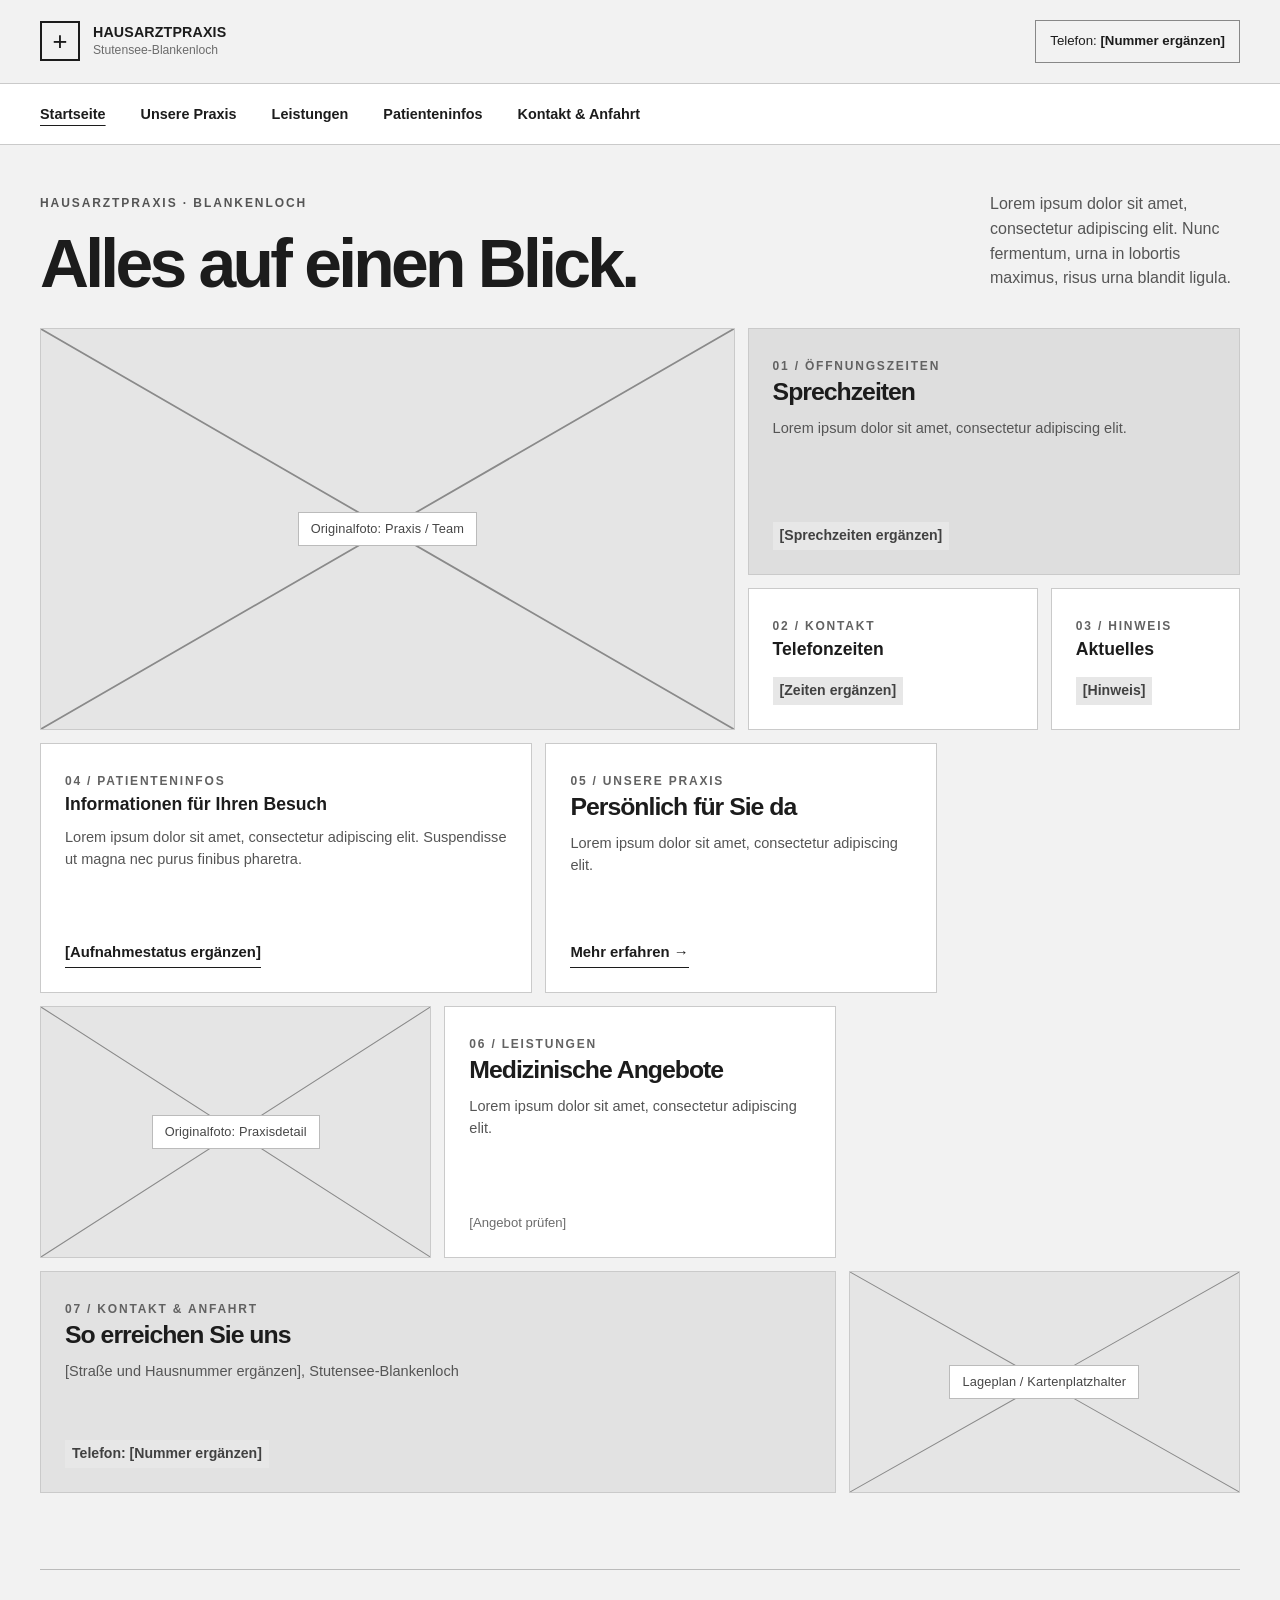
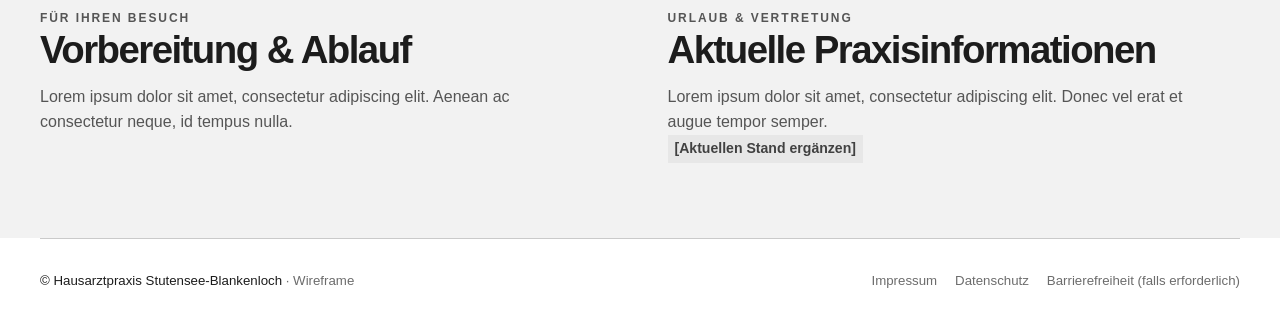
<file: entwurf-04-kacheln.html>
<!doctype html>
<html lang="de">
<head>
  <meta charset="utf-8">
  <meta name="viewport" content="width=device-width, initial-scale=1">
  <meta name="description" content="Graustufen-Wireframe 04: Modulares Kachelraster für die Startseite einer Hausarztpraxis.">
  <title>Wireframe 04 – Modulares Kachelraster | Hausarztpraxis</title>
  <!-- Eigenständiger Entwurf: Alle Gestaltungsregeln stehen in dieser HTML-Datei. -->
  <style>
:root{--white:#fff;--paper:#fafafa;--soft:#f2f2f2;--shade:#e5e5e5;--edge:#cacaca;--gray:#6c6c6c;--ink:#1c1c1c;--dark:#343434}
*{box-sizing:border-box}html{scroll-behavior:smooth}body{margin:0;background:var(--white);color:var(--ink);font-family:Arial,Helvetica,sans-serif;font-size:16px;line-height:1.55}
a{color:inherit;text-decoration:none}a:hover{text-decoration:underline}a:focus-visible{outline:3px solid var(--dark);outline-offset:4px}h1,h2,h3,p,figure{margin:0}h1{font-size:clamp(2.6rem,5vw,5rem);letter-spacing:-.055em;line-height:1.07;font-weight:650}h2{font-size:clamp(1.75rem,3vw,2.65rem);letter-spacing:-.04em;line-height:1.16;font-weight:650}h3{font-size:1.14rem;line-height:1.3}p{max-width:62ch}small,.muted{color:var(--gray)}.eyebrow{font-size:.75rem;text-transform:uppercase;letter-spacing:.16em;font-weight:700;color:#555}.container{width:min(1200px,calc(100% - 64px));margin-inline:auto}.brand{display:flex;gap:13px;align-items:center;line-height:1.1;font-size:.89rem;font-weight:700;letter-spacing:.01em}.brand-mark{display:grid;place-items:center;width:40px;height:40px;flex:none;border:2px solid var(--ink);font-size:1.6rem;font-weight:400}.brand small{display:block;font-size:.76rem;font-weight:400;letter-spacing:0;margin-top:4px;color:var(--gray)}.nav{display:flex;flex-wrap:wrap;align-items:center;gap:clamp(12px,2vw,28px);font-size:.9rem;font-weight:600}.nav a{padding:7px 0}.nav a:first-child{text-decoration:underline;text-underline-offset:6px}.button{display:inline-flex;align-items:center;justify-content:center;text-align:center;min-height:46px;border:1px solid var(--dark);padding:11px 20px;background:var(--ink);color:#fff;font-size:.88rem;font-weight:650;white-space:normal}.button:hover{background:var(--dark);text-decoration:none}.button.secondary{background:#fff;color:var(--ink)}.button.secondary:hover{background:#f2f2f2}.text-link{border-bottom:1px solid var(--ink);font-weight:700;padding-bottom:3px;font-size:.93rem;display:inline-block}.placeholder{display:inline-block;padding:3px 7px;background:#e7e7e7;color:#414141;font-size:.88rem;font-weight:600}.image-placeholder{position:relative;display:grid;place-items:center;min-height:180px;background:var(--shade);border:1px solid #8e8e8e;overflow:hidden}.image-placeholder svg{position:absolute;inset:0;height:100%;width:100%;stroke:#8a8a8a;stroke-width:.36;vector-effect:non-scaling-stroke;fill:none}.image-placeholder figcaption{position:relative;z-index:1;padding:6px 12px;background:#fff;border:1px solid #bbb;color:#464646;font-size:.8rem;letter-spacing:.01em;text-align:center}.rule{border:0;border-top:1px solid var(--edge)}.site-footer{padding:32px 0;border-top:1px solid var(--edge);display:flex;align-items:center;justify-content:space-between;gap:20px;flex-wrap:wrap;font-size:.83rem}.site-footer nav{display:flex;gap:18px;color:var(--gray);flex-wrap:wrap}.stack{display:grid;gap:16px}.kicker-text{margin-bottom:15px}.section-heading{margin-bottom:28px}.text-muted{color:var(--gray)}.info-value{font-size:1.05rem;font-weight:700;margin-top:10px}.info-helper{font-size:.82rem;color:var(--gray);margin-top:9px}.content-paragraph{color:#555;line-height:1.75}.info-list{display:grid;gap:10px}.info-row{display:flex;gap:16px;justify-content:space-between;align-items:baseline;padding-bottom:9px;border-bottom:1px solid var(--edge);font-size:.92rem}.info-row span:last-child{color:var(--gray);text-align:right}.site-footer a:hover{text-decoration:underline}
@media(max-width:750px){.container{width:min(100% - 36px,1200px)}body{font-size:15px}.nav{gap:12px 19px}h1{font-size:clamp(2.45rem,10vw,4rem)}.site-footer{align-items:flex-start;flex-direction:column}}


.page{background:#f2f2f2;min-height:100vh}.header{padding:20px 0;display:flex;align-items:center;justify-content:space-between;gap:22px}.header .contact-mini{border:1px solid #888;padding:10px 14px;font-size:.83rem;white-space:nowrap}.nav-wrap{padding:12px 0;border-top:1px solid var(--edge);border-bottom:1px solid var(--edge);background:#fff}.nav-wrap .nav{gap:35px}.intro{padding:47px 0 28px;display:flex;gap:40px;justify-content:space-between;align-items:end}.intro h1{font-size:clamp(2.8rem,5.3vw,5.5rem);max-width:680px}.intro .right-intro{width:250px;color:#555;padding-bottom:9px}.tiles{display:grid;grid-template-columns:repeat(12,minmax(0,1fr));grid-auto-rows:minmax(112px,auto);gap:13px;margin-bottom:14px}.tile{min-width:0;background:#fff;border:1px solid var(--edge);padding:24px;display:flex;flex-direction:column;justify-content:space-between}.tile h2{font-size:1.55rem}.tile h3{font-size:1.1rem}.tile p{font-size:.91rem;color:#555;margin-top:10px}.tile strong{font-size:1.22rem;line-height:1.3;display:block;margin-top:12px}.tile .placeholder{align-self:flex-start;margin-top:12px}.tile.large-photo{padding:0;grid-column:span 7;grid-row:span 3;min-height:400px}.tile.large-photo .image-placeholder{border:0;width:100%;height:100%;min-height:400px}.tile.times{grid-column:span 5;grid-row:span 2;background:#dedede}.tile.phone{grid-column:span 3}.tile.notice{grid-column:span 2}.tile.patient{grid-column:span 5}.tile.info{grid-column:span 4;min-height:250px}.tile.team-photo{grid-column:span 4;padding:0;min-height:250px}.tile.team-photo .image-placeholder{height:100%;min-height:250px;border:0}.tile.service{grid-column:span 4;min-height:250px}.tile.contact{grid-column:span 8;min-height:220px;background:#e2e2e2}.tile.small-photo{grid-column:span 4;padding:0;min-height:220px}.tile.small-photo .image-placeholder{height:100%;min-height:220px;border:0}.below{padding:62px 0 75px}.below .two{display:grid;grid-template-columns:1fr 1fr;gap:55px;border-top:1px solid #bbb;padding-top:26px}.below p{margin-top:13px;color:#555}.footer-wrap{background:#fff}.info-tag{font-size:.75rem;letter-spacing:.15em;text-transform:uppercase;font-weight:700;color:#626262}
@media(max-width:900px){.header{align-items:flex-start;flex-wrap:wrap}.intro{display:block}.intro .right-intro{width:auto;max-width:55ch;margin-top:21px}.tiles{grid-template-columns:repeat(6,minmax(0,1fr))}.tile.large-photo{grid-column:span 6;grid-row:span 2;min-height:360px}.tile.times{grid-column:span 4;grid-row:span 1}.tile.phone{grid-column:span 2}.tile.notice{grid-column:span 2}.tile.patient{grid-column:span 4}.tile.info,.tile.team-photo,.tile.service{grid-column:span 2}.tile.contact{grid-column:span 4}.tile.small-photo{grid-column:span 2}}@media(max-width:620px){.nav-wrap .nav{gap:9px 17px}.intro{padding:35px 0 22px}.tiles{grid-template-columns:1fr 1fr;gap:10px}.tile{padding:18px}.tile.large-photo,.tile.times,.tile.patient,.tile.contact{grid-column:span 2}.tile.phone,.tile.notice,.tile.info,.tile.team-photo,.tile.service,.tile.small-photo{grid-column:span 1}.tile.info,.tile.service{min-height:190px}.tile.large-photo,.tile.large-photo .image-placeholder{min-height:260px}.tile h2{font-size:1.3rem}.below .two{grid-template-columns:1fr;gap:25px}}
</style>
</head>
<body>

<div class="page"><div class="container"><header class="header" id="start"><a class="brand" href="#start" aria-label="Zur Startseite"><span class="brand-mark" aria-hidden="true">+</span><span>HAUSARZTPRAXIS<small>Stutensee-Blankenloch</small></span></a><span class="contact-mini">Telefon: <strong>[Nummer ergänzen]</strong></span></header></div><div class="nav-wrap"><div class="container"><nav class="nav" aria-label="Hauptnavigation"><a href="#start">Startseite</a><a href="#praxis">Unsere Praxis</a><a href="#leistungen">Leistungen</a><a href="#patienteninfos">Patienteninfos</a><a href="#kontakt">Kontakt &amp; Anfahrt</a></nav></div></div>
<main class="container"><section class="intro"><div><p class="eyebrow kicker-text">Hausarztpraxis · Blankenloch</p><h1>Alles auf einen Blick.</h1></div><p class="right-intro">Lorem ipsum dolor sit amet, consectetur adipiscing elit. Nunc fermentum, urna in lobortis maximus, risus urna blandit ligula.</p></section>
<section class="tiles" aria-label="Praxis auf einen Blick">
<article class="tile large-photo"><figure class="image-placeholder "><svg viewBox="0 0 100 100" preserveAspectRatio="none" aria-hidden="true" focusable="false"><path d="M0 0L100 100M100 0L0 100" /></svg><figcaption>Originalfoto: Praxis / Team</figcaption></figure></article>
<article class="tile times"><div><span class="info-tag">01 / Öffnungszeiten</span><h2>Sprechzeiten</h2><p>Lorem ipsum dolor sit amet, consectetur adipiscing elit.</p></div><span class="placeholder">[Sprechzeiten ergänzen]</span></article>
<article class="tile phone"><div><span class="info-tag">02 / Kontakt</span><h3>Telefonzeiten</h3></div><span class="placeholder">[Zeiten ergänzen]</span></article>
<article class="tile notice"><div><span class="info-tag">03 / Hinweis</span><h3>Aktuelles</h3></div><span class="placeholder">[Hinweis]</span></article>
<article class="tile patient" id="patienteninfos"><div><span class="info-tag">04 / Patienteninfos</span><h3>Informationen für Ihren Besuch</h3><p>Lorem ipsum dolor sit amet, consectetur adipiscing elit. Suspendisse ut magna nec purus finibus pharetra.</p></div><span class="text-link" style="align-self:flex-start">[Aufnahmestatus ergänzen]</span></article>
<article class="tile info" id="praxis"><div><span class="info-tag">05 / Unsere Praxis</span><h2>Persönlich für Sie da</h2><p>Lorem ipsum dolor sit amet, consectetur adipiscing elit.</p></div><a class="text-link" style="align-self:flex-start" href="#kontakt">Mehr erfahren →</a></article>
<article class="tile team-photo"><figure class="image-placeholder "><svg viewBox="0 0 100 100" preserveAspectRatio="none" aria-hidden="true" focusable="false"><path d="M0 0L100 100M100 0L0 100" /></svg><figcaption>Originalfoto: Praxisdetail</figcaption></figure></article>
<article class="tile service" id="leistungen"><div><span class="info-tag">06 / Leistungen</span><h2>Medizinische Angebote</h2><p>Lorem ipsum dolor sit amet, consectetur adipiscing elit.</p></div><span class="info-helper">[Angebot prüfen]</span></article>
<article class="tile contact" id="kontakt"><div><span class="info-tag">07 / Kontakt &amp; Anfahrt</span><h2>So erreichen Sie uns</h2><p>[Straße und Hausnummer ergänzen], Stutensee-Blankenloch</p></div><span class="placeholder">Telefon: [Nummer ergänzen]</span></article>
<article class="tile small-photo"><figure class="image-placeholder "><svg viewBox="0 0 100 100" preserveAspectRatio="none" aria-hidden="true" focusable="false"><path d="M0 0L100 100M100 0L0 100" /></svg><figcaption>Lageplan / Kartenplatzhalter</figcaption></figure></article>
</section><section class="below" aria-label="Weitere Hinweise"><div class="two"><div><p class="eyebrow">Für Ihren Besuch</p><h2>Vorbereitung &amp; Ablauf</h2><p>Lorem ipsum dolor sit amet, consectetur adipiscing elit. Aenean ac consectetur neque, id tempus nulla.</p></div><div><p class="eyebrow">Urlaub &amp; Vertretung</p><h2>Aktuelle Praxisinformationen</h2><p>Lorem ipsum dolor sit amet, consectetur adipiscing elit. Donec vel erat et augue tempor semper.</p><span class="placeholder">[Aktuellen Stand ergänzen]</span></div></div></section></main></div><div class="footer-wrap"><div class="container"><footer class="site-footer"><span>© Hausarztpraxis Stutensee-Blankenloch <span class="text-muted">· Wireframe</span></span><nav aria-label="Rechtliches"><span>Impressum</span><span>Datenschutz</span><span>Barrierefreiheit (falls erforderlich)</span></nav></footer></div></div>

</body>
</html>
</file>
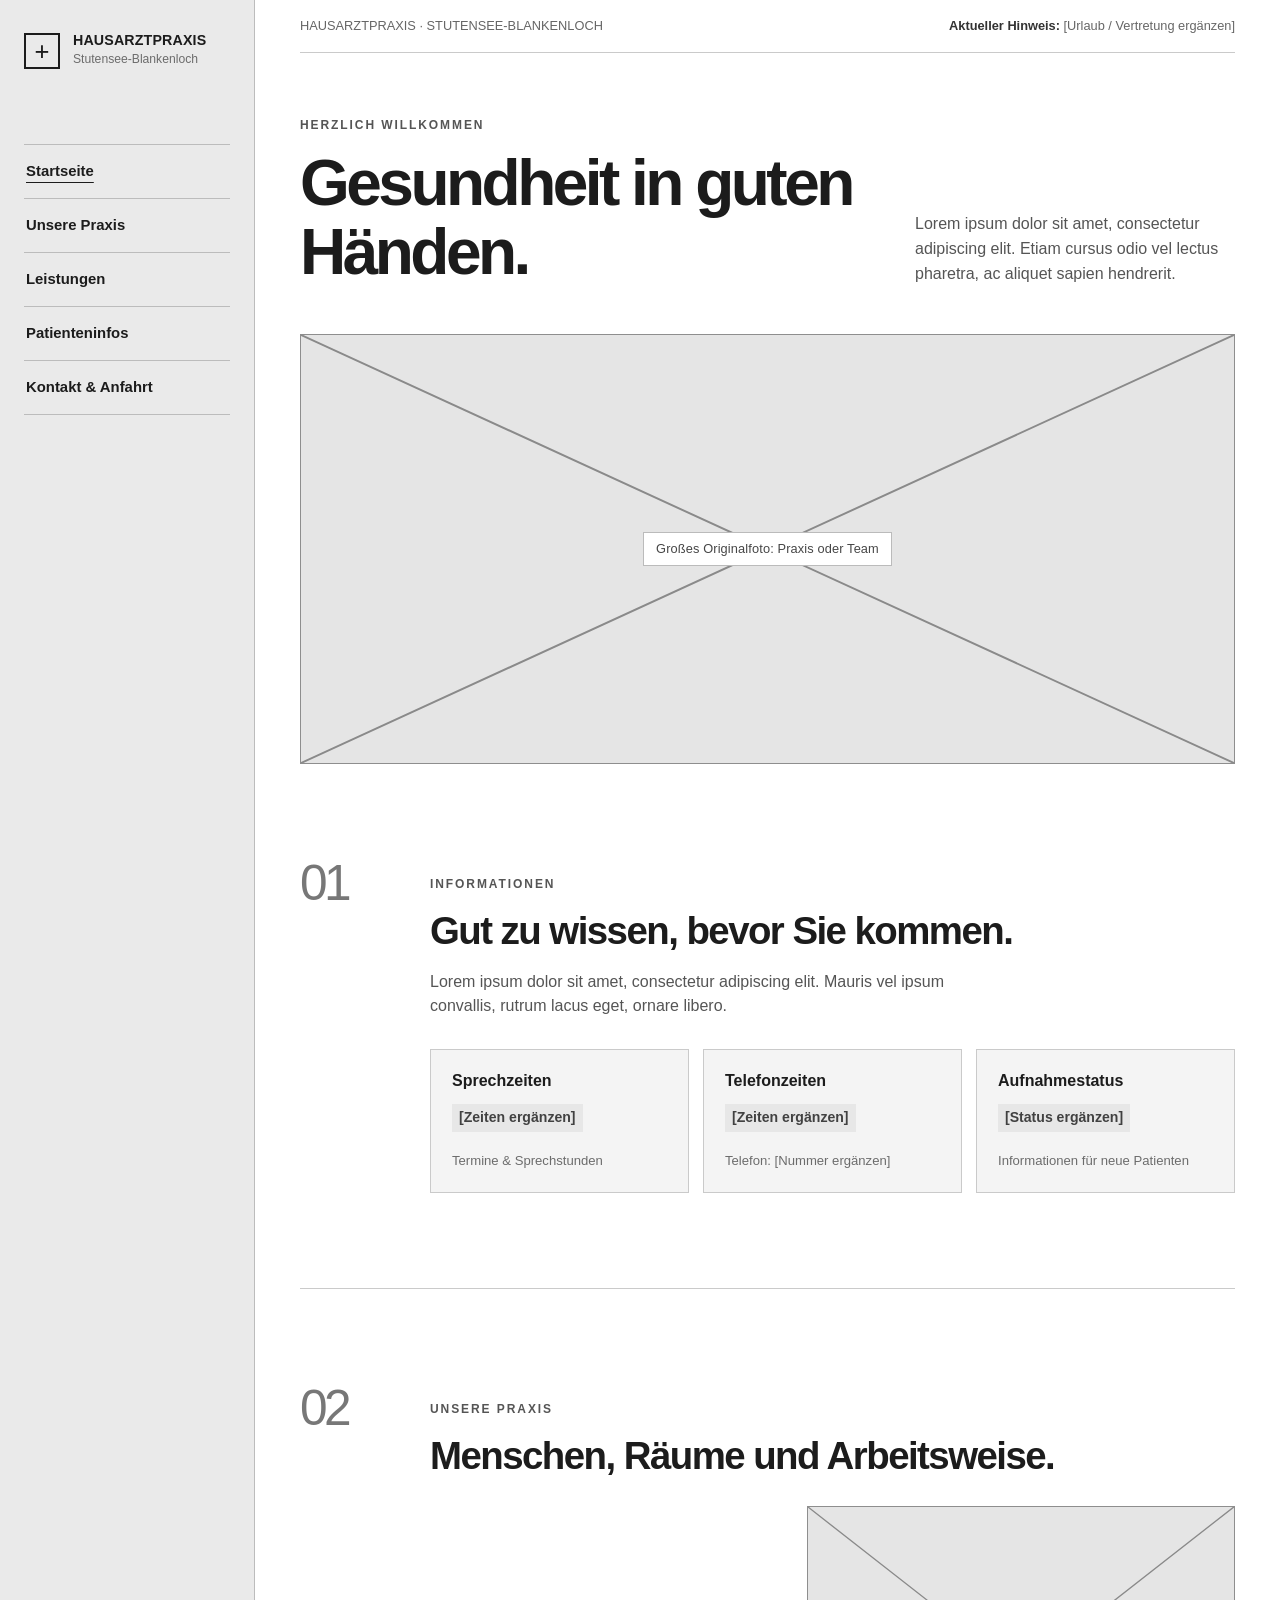
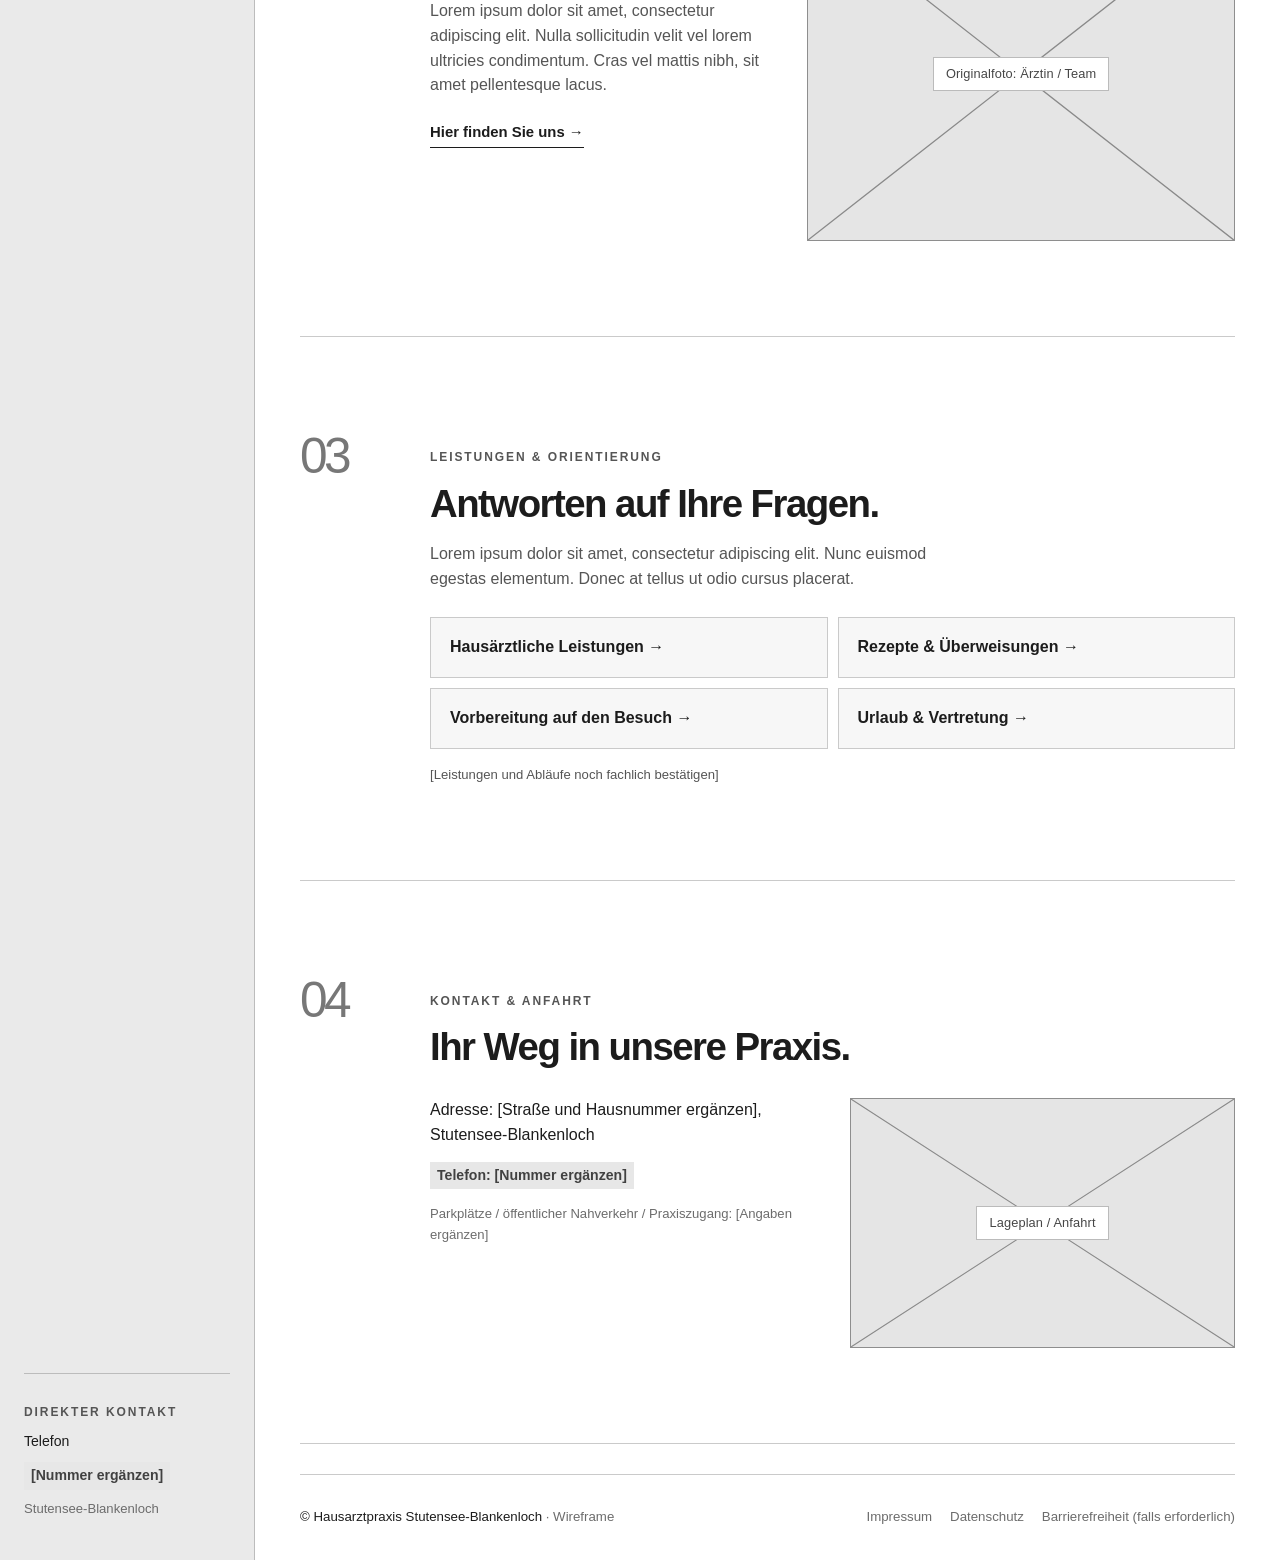
<file: entwurf-05-kapitel.html>
<!doctype html>
<html lang="de">
<head>
  <meta charset="utf-8">
  <meta name="viewport" content="width=device-width, initial-scale=1">
  <meta name="description" content="Graustufen-Wireframe 05: Kapitel mit Seitenleiste für die Startseite einer Hausarztpraxis.">
  <title>Wireframe 05 – Kapitel mit Seitenleiste | Hausarztpraxis</title>
  <!-- Eigenständiger Entwurf: Alle Gestaltungsregeln stehen in dieser HTML-Datei. -->
  <style>
:root{--white:#fff;--paper:#fafafa;--soft:#f2f2f2;--shade:#e5e5e5;--edge:#cacaca;--gray:#6c6c6c;--ink:#1c1c1c;--dark:#343434}
*{box-sizing:border-box}html{scroll-behavior:smooth}body{margin:0;background:var(--white);color:var(--ink);font-family:Arial,Helvetica,sans-serif;font-size:16px;line-height:1.55}
a{color:inherit;text-decoration:none}a:hover{text-decoration:underline}a:focus-visible{outline:3px solid var(--dark);outline-offset:4px}h1,h2,h3,p,figure{margin:0}h1{font-size:clamp(2.6rem,5vw,5rem);letter-spacing:-.055em;line-height:1.07;font-weight:650}h2{font-size:clamp(1.75rem,3vw,2.65rem);letter-spacing:-.04em;line-height:1.16;font-weight:650}h3{font-size:1.14rem;line-height:1.3}p{max-width:62ch}small,.muted{color:var(--gray)}.eyebrow{font-size:.75rem;text-transform:uppercase;letter-spacing:.16em;font-weight:700;color:#555}.container{width:min(1200px,calc(100% - 64px));margin-inline:auto}.brand{display:flex;gap:13px;align-items:center;line-height:1.1;font-size:.89rem;font-weight:700;letter-spacing:.01em}.brand-mark{display:grid;place-items:center;width:40px;height:40px;flex:none;border:2px solid var(--ink);font-size:1.6rem;font-weight:400}.brand small{display:block;font-size:.76rem;font-weight:400;letter-spacing:0;margin-top:4px;color:var(--gray)}.nav{display:flex;flex-wrap:wrap;align-items:center;gap:clamp(12px,2vw,28px);font-size:.9rem;font-weight:600}.nav a{padding:7px 0}.nav a:first-child{text-decoration:underline;text-underline-offset:6px}.button{display:inline-flex;align-items:center;justify-content:center;text-align:center;min-height:46px;border:1px solid var(--dark);padding:11px 20px;background:var(--ink);color:#fff;font-size:.88rem;font-weight:650;white-space:normal}.button:hover{background:var(--dark);text-decoration:none}.button.secondary{background:#fff;color:var(--ink)}.button.secondary:hover{background:#f2f2f2}.text-link{border-bottom:1px solid var(--ink);font-weight:700;padding-bottom:3px;font-size:.93rem;display:inline-block}.placeholder{display:inline-block;padding:3px 7px;background:#e7e7e7;color:#414141;font-size:.88rem;font-weight:600}.image-placeholder{position:relative;display:grid;place-items:center;min-height:180px;background:var(--shade);border:1px solid #8e8e8e;overflow:hidden}.image-placeholder svg{position:absolute;inset:0;height:100%;width:100%;stroke:#8a8a8a;stroke-width:.36;vector-effect:non-scaling-stroke;fill:none}.image-placeholder figcaption{position:relative;z-index:1;padding:6px 12px;background:#fff;border:1px solid #bbb;color:#464646;font-size:.8rem;letter-spacing:.01em;text-align:center}.rule{border:0;border-top:1px solid var(--edge)}.site-footer{padding:32px 0;border-top:1px solid var(--edge);display:flex;align-items:center;justify-content:space-between;gap:20px;flex-wrap:wrap;font-size:.83rem}.site-footer nav{display:flex;gap:18px;color:var(--gray);flex-wrap:wrap}.stack{display:grid;gap:16px}.kicker-text{margin-bottom:15px}.section-heading{margin-bottom:28px}.text-muted{color:var(--gray)}.info-value{font-size:1.05rem;font-weight:700;margin-top:10px}.info-helper{font-size:.82rem;color:var(--gray);margin-top:9px}.content-paragraph{color:#555;line-height:1.75}.info-list{display:grid;gap:10px}.info-row{display:flex;gap:16px;justify-content:space-between;align-items:baseline;padding-bottom:9px;border-bottom:1px solid var(--edge);font-size:.92rem}.info-row span:last-child{color:var(--gray);text-align:right}.site-footer a:hover{text-decoration:underline}
@media(max-width:750px){.container{width:min(100% - 36px,1200px)}body{font-size:15px}.nav{gap:12px 19px}h1{font-size:clamp(2.45rem,10vw,4rem)}.site-footer{align-items:flex-start;flex-direction:column}}


.frame{display:grid;grid-template-columns:255px minmax(0,1fr);min-height:100vh}.rail{background:#eaeaea;border-right:1px solid #bcbcbc;padding:33px 24px;display:flex;flex-direction:column;gap:75px}.rail .brand{align-items:flex-start}.rail .brand-mark{height:36px;width:36px}.rail .nav{display:flex;flex-direction:column;align-items:stretch;gap:0}.rail .nav a{font-size:.93rem;padding:15px 2px;border-top:1px solid #bcbcbc}.rail .nav a:last-child{border-bottom:1px solid #bcbcbc}.rail-contact{margin-top:auto;border-top:1px solid #bcbcbc;padding-top:20px;font-size:.88rem}.rail-contact p{margin:9px 0 7px}.rail-contact .placeholder{margin-top:3px}.surface{min-width:0}.surface-inner{width:min(100% - 90px,1050px);margin-inline:auto}.top-status{display:flex;justify-content:space-between;gap:20px;border-bottom:1px solid var(--edge);padding:16px 0;font-size:.8rem;color:#666}.top-status strong{color:#333}.chapter-hero{padding:63px 0 48px;display:grid;grid-template-columns:1fr 320px;gap:45px;align-items:end}.chapter-hero h1{max-width:760px}.chapter-hero p:last-child{color:#555}.hero-media{height:430px}.chapter{padding:95px 0;border-bottom:1px solid var(--edge)}.chapter-label{display:grid;grid-template-columns:105px 1fr;gap:25px;align-items:start}.chapter-number{font-size:3.1rem;line-height:1;font-weight:400;letter-spacing:-.07em;color:#777}.chapter-content h2{max-width:650px}.chapter-content>p{margin-top:16px;color:#555}.operational{display:grid;grid-template-columns:repeat(3,1fr);gap:14px;margin-top:30px}.operational article{border:1px solid var(--edge);background:#f4f4f4;padding:21px}.operational h3{font-size:1rem;margin-bottom:12px}.operational .placeholder{margin-bottom:10px}.chapter-split{display:grid;grid-template-columns:.8fr 1fr;gap:35px;margin-top:28px;align-items:center}.chapter-split .image-placeholder{height:335px}.chapter-split p{color:#555;margin-bottom:22px}.link-group{display:grid;grid-template-columns:1fr 1fr;gap:10px;margin-top:25px}.link-group a{display:block;border:1px solid var(--edge);padding:17px 19px;background:#f7f7f7;font-weight:650}.link-group a:hover{background:#eaeaea;text-decoration:none}.contact-grid{display:grid;grid-template-columns:1fr 1fr;gap:35px;margin-top:28px}.contact-grid .image-placeholder{height:250px}.contact-grid p{margin-bottom:14px}.surface .site-footer{margin-top:30px}
@media(max-width:1050px){.frame{grid-template-columns:205px minmax(0,1fr)}.rail{padding:28px 17px}.rail .brand{font-size:.75rem}.surface-inner{width:calc(100% - 54px)}.chapter-hero{grid-template-columns:1fr 230px;gap:30px}.hero-media{height:380px}}@media(max-width:780px){.frame{display:block}.rail{gap:15px;padding:18px;position:static}.rail .nav{display:flex;flex-direction:row;gap:10px 17px;flex-wrap:wrap}.rail .nav a{padding:6px 0;border:0;font-size:.85rem}.rail .nav a:last-child{border:0}.rail-contact{display:none}.surface-inner{width:calc(100% - 36px)}.chapter-hero{padding:45px 0 30px;grid-template-columns:1fr}.chapter-hero p:last-child{margin-top:18px}.hero-media{height:310px}.chapter{padding:60px 0}.chapter-label{grid-template-columns:1fr;gap:13px}.chapter-number{font-size:2rem}.operational{grid-template-columns:1fr 1fr}.chapter-split{grid-template-columns:1fr}.chapter-split .image-placeholder{height:270px}}@media(max-width:520px){.top-status{flex-direction:column;gap:5px}.operational,.link-group,.contact-grid{grid-template-columns:1fr}.hero-media{height:260px}}
</style>
</head>
<body>

<div class="frame"><aside class="rail" aria-label="Seitennavigation"><a class="brand" href="#start" aria-label="Zur Startseite"><span class="brand-mark" aria-hidden="true">+</span><span>HAUSARZTPRAXIS<small>Stutensee-Blankenloch</small></span></a><nav class="nav" aria-label="Hauptnavigation"><a href="#start">Startseite</a><a href="#praxis">Unsere Praxis</a><a href="#leistungen">Leistungen</a><a href="#patienteninfos">Patienteninfos</a><a href="#kontakt">Kontakt &amp; Anfahrt</a></nav><div class="rail-contact"><p class="eyebrow">Direkter Kontakt</p><p>Telefon</p><span class="placeholder">[Nummer ergänzen]</span><p class="info-helper">Stutensee-Blankenloch</p></div></aside>
<div class="surface"><div class="surface-inner"><div class="top-status"><span>HAUSARZTPRAXIS · STUTENSEE-BLANKENLOCH</span><span><strong>Aktueller Hinweis:</strong> [Urlaub / Vertretung ergänzen]</span></div>
<main id="start"><section class="chapter-hero"><div><p class="eyebrow kicker-text">Herzlich willkommen</p><h1>Gesundheit in guten Händen.</h1></div><p>Lorem ipsum dolor sit amet, consectetur adipiscing elit. Etiam cursus odio vel lectus pharetra, ac aliquet sapien hendrerit.</p></section>
<figure class="image-placeholder hero-media"><svg viewBox="0 0 100 100" preserveAspectRatio="none" aria-hidden="true" focusable="false"><path d="M0 0L100 100M100 0L0 100" /></svg><figcaption>Großes Originalfoto: Praxis oder Team</figcaption></figure>
<section class="chapter" id="patienteninfos"><div class="chapter-label"><span class="chapter-number">01</span><div class="chapter-content"><p class="eyebrow kicker-text">Informationen</p><h2>Gut zu wissen, bevor Sie kommen.</h2><p>Lorem ipsum dolor sit amet, consectetur adipiscing elit. Mauris vel ipsum convallis, rutrum lacus eget, ornare libero.</p><div class="operational"><article><h3>Sprechzeiten</h3><span class="placeholder">[Zeiten ergänzen]</span><p class="info-helper">Termine &amp; Sprechstunden</p></article><article><h3>Telefonzeiten</h3><span class="placeholder">[Zeiten ergänzen]</span><p class="info-helper">Telefon: [Nummer ergänzen]</p></article><article><h3>Aufnahmestatus</h3><span class="placeholder">[Status ergänzen]</span><p class="info-helper">Informationen für neue Patienten</p></article></div></div></div></section>
<section class="chapter" id="praxis"><div class="chapter-label"><span class="chapter-number">02</span><div class="chapter-content"><p class="eyebrow kicker-text">Unsere Praxis</p><h2>Menschen, Räume und Arbeitsweise.</h2><div class="chapter-split"><div><p>Lorem ipsum dolor sit amet, consectetur adipiscing elit. Nulla sollicitudin velit vel lorem ultricies condimentum. Cras vel mattis nibh, sit amet pellentesque lacus.</p><a class="text-link" href="#kontakt">Hier finden Sie uns →</a></div><figure class="image-placeholder "><svg viewBox="0 0 100 100" preserveAspectRatio="none" aria-hidden="true" focusable="false"><path d="M0 0L100 100M100 0L0 100" /></svg><figcaption>Originalfoto: Ärztin / Team</figcaption></figure></div></div></div></section>
<section class="chapter" id="leistungen"><div class="chapter-label"><span class="chapter-number">03</span><div class="chapter-content"><p class="eyebrow kicker-text">Leistungen &amp; Orientierung</p><h2>Antworten auf Ihre Fragen.</h2><p>Lorem ipsum dolor sit amet, consectetur adipiscing elit. Nunc euismod egestas elementum. Donec at tellus ut odio cursus placerat.</p><div class="link-group"><a href="#kontakt">Hausärztliche Leistungen →</a><a href="#kontakt">Rezepte &amp; Überweisungen →</a><a href="#kontakt">Vorbereitung auf den Besuch →</a><a href="#kontakt">Urlaub &amp; Vertretung →</a></div><p class="info-helper">[Leistungen und Abläufe noch fachlich bestätigen]</p></div></div></section>
<section class="chapter" id="kontakt"><div class="chapter-label"><span class="chapter-number">04</span><div class="chapter-content"><p class="eyebrow kicker-text">Kontakt &amp; Anfahrt</p><h2>Ihr Weg in unsere Praxis.</h2><div class="contact-grid"><div><p>Adresse: [Straße und Hausnummer ergänzen], Stutensee-Blankenloch</p><span class="placeholder">Telefon: [Nummer ergänzen]</span><p class="info-helper" style="margin-top:15px">Parkplätze / öffentlicher Nahverkehr / Praxiszugang: [Angaben ergänzen]</p></div><figure class="image-placeholder "><svg viewBox="0 0 100 100" preserveAspectRatio="none" aria-hidden="true" focusable="false"><path d="M0 0L100 100M100 0L0 100" /></svg><figcaption>Lageplan / Anfahrt</figcaption></figure></div></div></div></section></main>
<footer class="site-footer"><span>© Hausarztpraxis Stutensee-Blankenloch <span class="text-muted">· Wireframe</span></span><nav aria-label="Rechtliches"><span>Impressum</span><span>Datenschutz</span><span>Barrierefreiheit (falls erforderlich)</span></nav></footer></div></div></div>

</body>
</html>
</file>
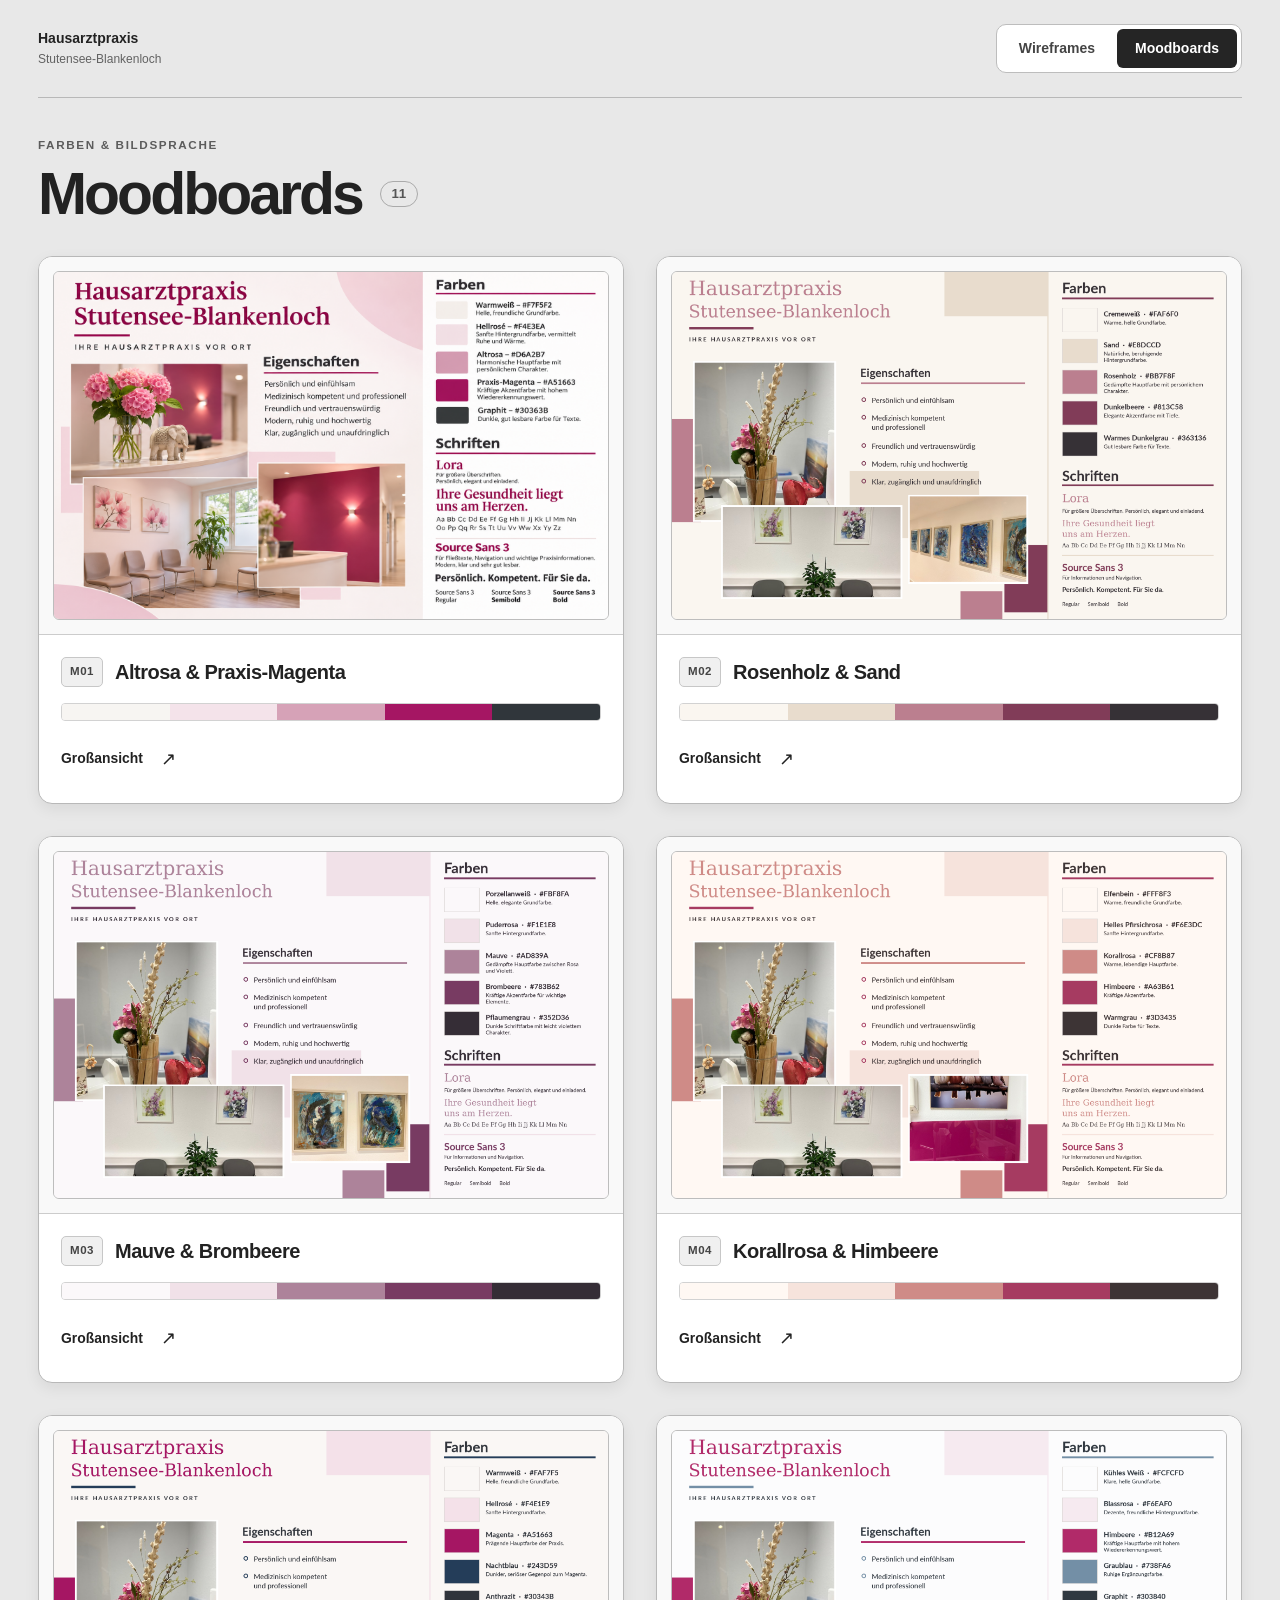
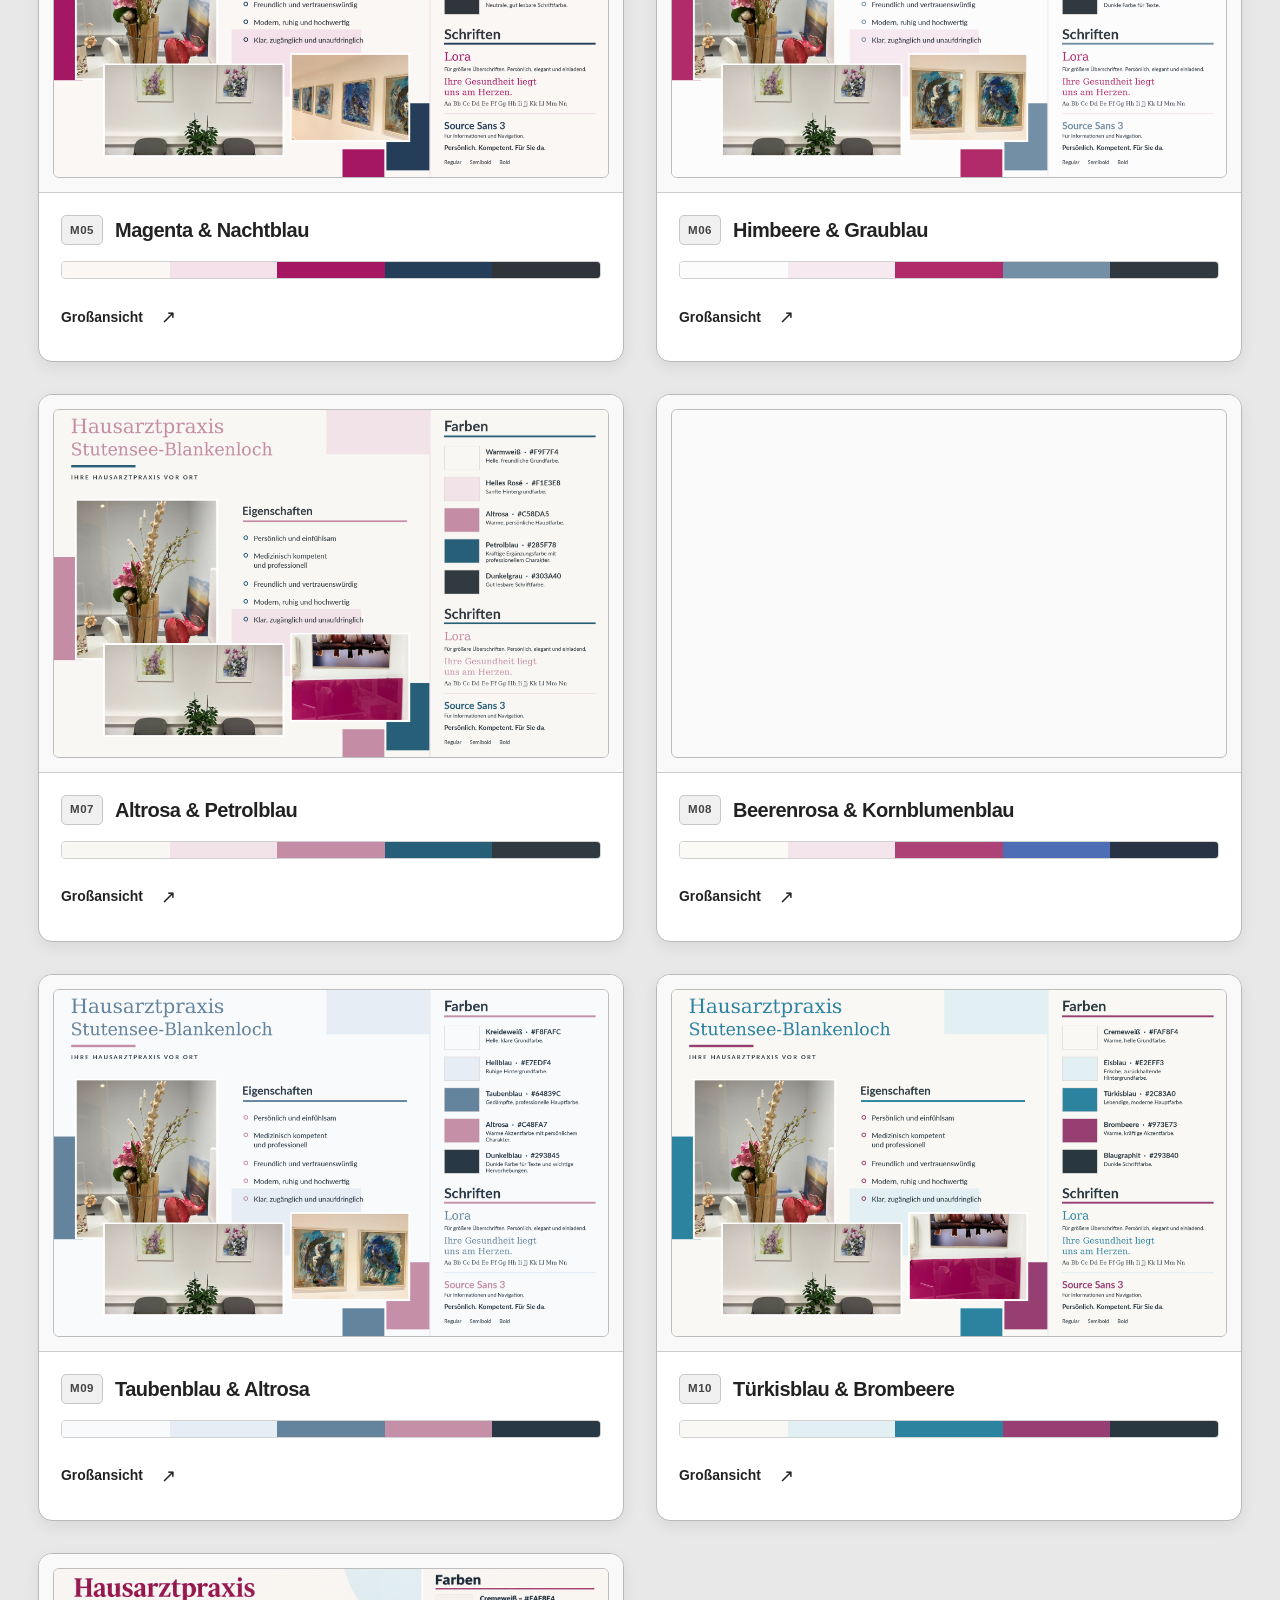
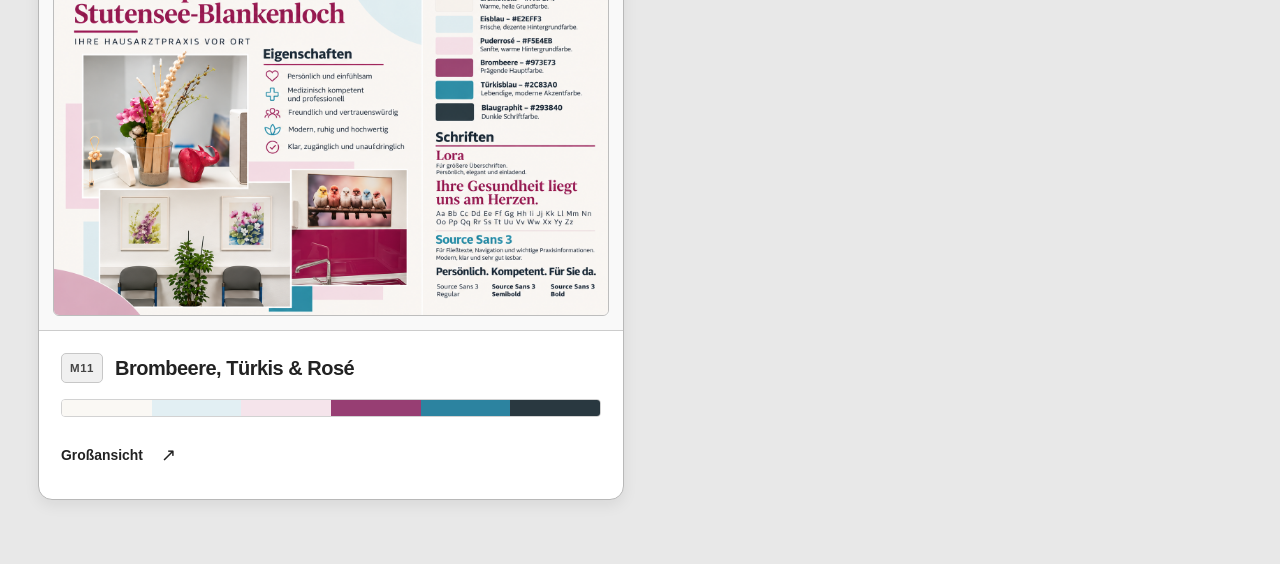
<file: moodboards.html>
<!doctype html>
<html lang="de">
<head>
  <meta charset="utf-8">
  <meta name="viewport" content="width=device-width, initial-scale=1">
  <title>Moodboards – Farben & Bildsprache | Hausarztpraxis Stutensee-Blankenloch</title>
  <link rel="stylesheet" href="design-navigation.css">
  <link rel="stylesheet" href="moodboards.css">
  <script src="moodboards.js" defer></script>
</head>
<body><main>
<nav class="project-nav" aria-label="Designbereiche"><a class="project-name" href="index.html">Hausarztpraxis<span>Stutensee-Blankenloch</span></a><div class="page-links"><a href="index.html">Wireframes</a><a href="moodboards.html" aria-current="page">Moodboards</a></div></nav>
<header class="collection-header">
  <div><p class="eyebrow">Farben &amp; Bildsprache</p><h1>Moodboards<span class="count" aria-label="11 Moodboards">11</span></h1></div>
</header>
<section class="gallery moodboards" aria-label="Moodboards">

  <article class="board gallery-card" id="m01" data-number="M01" data-title="Altrosa &amp; Praxis-Magenta">
    <div class="preview-frame"><a class="board-image" href="moodboards/m01-altrosa-praxis-magenta.png" data-view aria-label="Moodboard M01 – Altrosa &amp; Praxis-Magenta vergrößern"><img src="moodboards/m01-altrosa-praxis-magenta.png" width="1586" height="992" alt="Moodboard M01: Altrosa &amp; Praxis-Magenta. Bildtafel mit Praxisatmosphäre, Farbpalette sowie den Schriften Lora und Source Sans 3." loading="lazy" decoding="async"></a></div>
    <div class="card-body">
      <span class="card-number">M01</span>
      <h2>Altrosa &amp; Praxis-Magenta</h2>
      <div class="palette" role="img" aria-label="Farbpalette: #F7F5F2, #F4E3EA, #D6A2B7, #A51663, #30363B"><span style="background:#F7F5F2" title="#F7F5F2" aria-hidden="true"></span><span style="background:#F4E3EA" title="#F4E3EA" aria-hidden="true"></span><span style="background:#D6A2B7" title="#D6A2B7" aria-hidden="true"></span><span style="background:#A51663" title="#A51663" aria-hidden="true"></span><span style="background:#30363B" title="#30363B" aria-hidden="true"></span></div>
      <a class="open-link" href="moodboards/m01-altrosa-praxis-magenta.png" data-view aria-label="Moodboard M01 vergrößern">Großansicht <span aria-hidden="true">↗</span></a>
    </div>
  </article>

  <article class="board gallery-card" id="m02" data-number="M02" data-title="Rosenholz &amp; Sand">
    <div class="preview-frame"><a class="board-image" href="moodboards/m02-rosenholz-sand.png" data-view aria-label="Moodboard M02 – Rosenholz &amp; Sand vergrößern"><img src="moodboards/m02-rosenholz-sand.png" width="2048" height="1280" alt="Moodboard M02: Rosenholz &amp; Sand. Bildtafel mit Praxisatmosphäre, Farbpalette sowie den Schriften Lora und Source Sans 3." loading="lazy" decoding="async"></a></div>
    <div class="card-body">
      <span class="card-number">M02</span>
      <h2>Rosenholz &amp; Sand</h2>
      <div class="palette" role="img" aria-label="Farbpalette: #FAF6F0, #E8DCCD, #BB7F8F, #813C58, #363136"><span style="background:#FAF6F0" title="#FAF6F0" aria-hidden="true"></span><span style="background:#E8DCCD" title="#E8DCCD" aria-hidden="true"></span><span style="background:#BB7F8F" title="#BB7F8F" aria-hidden="true"></span><span style="background:#813C58" title="#813C58" aria-hidden="true"></span><span style="background:#363136" title="#363136" aria-hidden="true"></span></div>
      <a class="open-link" href="moodboards/m02-rosenholz-sand.png" data-view aria-label="Moodboard M02 vergrößern">Großansicht <span aria-hidden="true">↗</span></a>
    </div>
  </article>

  <article class="board gallery-card" id="m03" data-number="M03" data-title="Mauve &amp; Brombeere">
    <div class="preview-frame"><a class="board-image" href="moodboards/m03-mauve-brombeere.png" data-view aria-label="Moodboard M03 – Mauve &amp; Brombeere vergrößern"><img src="moodboards/m03-mauve-brombeere.png" width="2048" height="1280" alt="Moodboard M03: Mauve &amp; Brombeere. Bildtafel mit Praxisatmosphäre, Farbpalette sowie den Schriften Lora und Source Sans 3." loading="lazy" decoding="async"></a></div>
    <div class="card-body">
      <span class="card-number">M03</span>
      <h2>Mauve &amp; Brombeere</h2>
      <div class="palette" role="img" aria-label="Farbpalette: #FBF8FA, #F1E1E8, #AD839A, #783B62, #352D36"><span style="background:#FBF8FA" title="#FBF8FA" aria-hidden="true"></span><span style="background:#F1E1E8" title="#F1E1E8" aria-hidden="true"></span><span style="background:#AD839A" title="#AD839A" aria-hidden="true"></span><span style="background:#783B62" title="#783B62" aria-hidden="true"></span><span style="background:#352D36" title="#352D36" aria-hidden="true"></span></div>
      <a class="open-link" href="moodboards/m03-mauve-brombeere.png" data-view aria-label="Moodboard M03 vergrößern">Großansicht <span aria-hidden="true">↗</span></a>
    </div>
  </article>

  <article class="board gallery-card" id="m04" data-number="M04" data-title="Korallrosa &amp; Himbeere">
    <div class="preview-frame"><a class="board-image" href="moodboards/m04-korallrosa-himbeere.png" data-view aria-label="Moodboard M04 – Korallrosa &amp; Himbeere vergrößern"><img src="moodboards/m04-korallrosa-himbeere.png" width="2048" height="1280" alt="Moodboard M04: Korallrosa &amp; Himbeere. Bildtafel mit Praxisatmosphäre, Farbpalette sowie den Schriften Lora und Source Sans 3." loading="lazy" decoding="async"></a></div>
    <div class="card-body">
      <span class="card-number">M04</span>
      <h2>Korallrosa &amp; Himbeere</h2>
      <div class="palette" role="img" aria-label="Farbpalette: #FFF8F3, #F6E3DC, #CF8B87, #A63B61, #3D3435"><span style="background:#FFF8F3" title="#FFF8F3" aria-hidden="true"></span><span style="background:#F6E3DC" title="#F6E3DC" aria-hidden="true"></span><span style="background:#CF8B87" title="#CF8B87" aria-hidden="true"></span><span style="background:#A63B61" title="#A63B61" aria-hidden="true"></span><span style="background:#3D3435" title="#3D3435" aria-hidden="true"></span></div>
      <a class="open-link" href="moodboards/m04-korallrosa-himbeere.png" data-view aria-label="Moodboard M04 vergrößern">Großansicht <span aria-hidden="true">↗</span></a>
    </div>
  </article>

  <article class="board gallery-card" id="m05" data-number="M05" data-title="Magenta &amp; Nachtblau">
    <div class="preview-frame"><a class="board-image" href="moodboards/m05-magenta-nachtblau.png" data-view aria-label="Moodboard M05 – Magenta &amp; Nachtblau vergrößern"><img src="moodboards/m05-magenta-nachtblau.png" width="2048" height="1280" alt="Moodboard M05: Magenta &amp; Nachtblau. Bildtafel mit Praxisatmosphäre, Farbpalette sowie den Schriften Lora und Source Sans 3." loading="lazy" decoding="async"></a></div>
    <div class="card-body">
      <span class="card-number">M05</span>
      <h2>Magenta &amp; Nachtblau</h2>
      <div class="palette" role="img" aria-label="Farbpalette: #FAF7F5, #F4E1E9, #A51663, #243D59, #30343B"><span style="background:#FAF7F5" title="#FAF7F5" aria-hidden="true"></span><span style="background:#F4E1E9" title="#F4E1E9" aria-hidden="true"></span><span style="background:#A51663" title="#A51663" aria-hidden="true"></span><span style="background:#243D59" title="#243D59" aria-hidden="true"></span><span style="background:#30343B" title="#30343B" aria-hidden="true"></span></div>
      <a class="open-link" href="moodboards/m05-magenta-nachtblau.png" data-view aria-label="Moodboard M05 vergrößern">Großansicht <span aria-hidden="true">↗</span></a>
    </div>
  </article>

  <article class="board gallery-card" id="m06" data-number="M06" data-title="Himbeere &amp; Graublau">
    <div class="preview-frame"><a class="board-image" href="moodboards/m06-himbeere-graublau.png" data-view aria-label="Moodboard M06 – Himbeere &amp; Graublau vergrößern"><img src="moodboards/m06-himbeere-graublau.png" width="2048" height="1280" alt="Moodboard M06: Himbeere &amp; Graublau. Bildtafel mit Praxisatmosphäre, Farbpalette sowie den Schriften Lora und Source Sans 3." loading="lazy" decoding="async"></a></div>
    <div class="card-body">
      <span class="card-number">M06</span>
      <h2>Himbeere &amp; Graublau</h2>
      <div class="palette" role="img" aria-label="Farbpalette: #FCFCFD, #F6EAF0, #B12A69, #738FA6, #303840"><span style="background:#FCFCFD" title="#FCFCFD" aria-hidden="true"></span><span style="background:#F6EAF0" title="#F6EAF0" aria-hidden="true"></span><span style="background:#B12A69" title="#B12A69" aria-hidden="true"></span><span style="background:#738FA6" title="#738FA6" aria-hidden="true"></span><span style="background:#303840" title="#303840" aria-hidden="true"></span></div>
      <a class="open-link" href="moodboards/m06-himbeere-graublau.png" data-view aria-label="Moodboard M06 vergrößern">Großansicht <span aria-hidden="true">↗</span></a>
    </div>
  </article>

  <article class="board gallery-card" id="m07" data-number="M07" data-title="Altrosa &amp; Petrolblau">
    <div class="preview-frame"><a class="board-image" href="moodboards/m07-altrosa-petrolblau.png" data-view aria-label="Moodboard M07 – Altrosa &amp; Petrolblau vergrößern"><img src="moodboards/m07-altrosa-petrolblau.png" width="2048" height="1280" alt="Moodboard M07: Altrosa &amp; Petrolblau. Bildtafel mit Praxisatmosphäre, Farbpalette sowie den Schriften Lora und Source Sans 3." loading="lazy" decoding="async"></a></div>
    <div class="card-body">
      <span class="card-number">M07</span>
      <h2>Altrosa &amp; Petrolblau</h2>
      <div class="palette" role="img" aria-label="Farbpalette: #F9F7F4, #F1E3E8, #C58DA5, #285F78, #303A40"><span style="background:#F9F7F4" title="#F9F7F4" aria-hidden="true"></span><span style="background:#F1E3E8" title="#F1E3E8" aria-hidden="true"></span><span style="background:#C58DA5" title="#C58DA5" aria-hidden="true"></span><span style="background:#285F78" title="#285F78" aria-hidden="true"></span><span style="background:#303A40" title="#303A40" aria-hidden="true"></span></div>
      <a class="open-link" href="moodboards/m07-altrosa-petrolblau.png" data-view aria-label="Moodboard M07 vergrößern">Großansicht <span aria-hidden="true">↗</span></a>
    </div>
  </article>

  <article class="board gallery-card" id="m08" data-number="M08" data-title="Beerenrosa &amp; Kornblumenblau">
    <div class="preview-frame"><a class="board-image" href="moodboards/m08-beerenrosa-kornblumenblau.png" data-view aria-label="Moodboard M08 – Beerenrosa &amp; Kornblumenblau vergrößern"><img src="moodboards/m08-beerenrosa-kornblumenblau.png" width="2048" height="1280" alt="Moodboard M08: Beerenrosa &amp; Kornblumenblau. Bildtafel mit Praxisatmosphäre, Farbpalette sowie den Schriften Lora und Source Sans 3." loading="lazy" decoding="async"></a></div>
    <div class="card-body">
      <span class="card-number">M08</span>
      <h2>Beerenrosa &amp; Kornblumenblau</h2>
      <div class="palette" role="img" aria-label="Farbpalette: #FBFAF7, #F4E5ED, #AD4277, #4D6EB4, #293346"><span style="background:#FBFAF7" title="#FBFAF7" aria-hidden="true"></span><span style="background:#F4E5ED" title="#F4E5ED" aria-hidden="true"></span><span style="background:#AD4277" title="#AD4277" aria-hidden="true"></span><span style="background:#4D6EB4" title="#4D6EB4" aria-hidden="true"></span><span style="background:#293346" title="#293346" aria-hidden="true"></span></div>
      <a class="open-link" href="moodboards/m08-beerenrosa-kornblumenblau.png" data-view aria-label="Moodboard M08 vergrößern">Großansicht <span aria-hidden="true">↗</span></a>
    </div>
  </article>

  <article class="board gallery-card" id="m09" data-number="M09" data-title="Taubenblau &amp; Altrosa">
    <div class="preview-frame"><a class="board-image" href="moodboards/m09-taubenblau-altrosa.png" data-view aria-label="Moodboard M09 – Taubenblau &amp; Altrosa vergrößern"><img src="moodboards/m09-taubenblau-altrosa.png" width="2048" height="1280" alt="Moodboard M09: Taubenblau &amp; Altrosa. Bildtafel mit Praxisatmosphäre, Farbpalette sowie den Schriften Lora und Source Sans 3." loading="lazy" decoding="async"></a></div>
    <div class="card-body">
      <span class="card-number">M09</span>
      <h2>Taubenblau &amp; Altrosa</h2>
      <div class="palette" role="img" aria-label="Farbpalette: #F8FAFC, #E7EDF4, #64839C, #C48FA7, #293845"><span style="background:#F8FAFC" title="#F8FAFC" aria-hidden="true"></span><span style="background:#E7EDF4" title="#E7EDF4" aria-hidden="true"></span><span style="background:#64839C" title="#64839C" aria-hidden="true"></span><span style="background:#C48FA7" title="#C48FA7" aria-hidden="true"></span><span style="background:#293845" title="#293845" aria-hidden="true"></span></div>
      <a class="open-link" href="moodboards/m09-taubenblau-altrosa.png" data-view aria-label="Moodboard M09 vergrößern">Großansicht <span aria-hidden="true">↗</span></a>
    </div>
  </article>

  <article class="board gallery-card" id="m10" data-number="M10" data-title="Türkisblau &amp; Brombeere">
    <div class="preview-frame"><a class="board-image" href="moodboards/m10-tuerkisblau-brombeere.png" data-view aria-label="Moodboard M10 – Türkisblau &amp; Brombeere vergrößern"><img src="moodboards/m10-tuerkisblau-brombeere.png" width="2048" height="1280" alt="Moodboard M10: Türkisblau &amp; Brombeere. Bildtafel mit Praxisatmosphäre, Farbpalette sowie den Schriften Lora und Source Sans 3." loading="lazy" decoding="async"></a></div>
    <div class="card-body">
      <span class="card-number">M10</span>
      <h2>Türkisblau &amp; Brombeere</h2>
      <div class="palette" role="img" aria-label="Farbpalette: #FAF8F4, #E2EFF3, #2C83A0, #973E73, #293840"><span style="background:#FAF8F4" title="#FAF8F4" aria-hidden="true"></span><span style="background:#E2EFF3" title="#E2EFF3" aria-hidden="true"></span><span style="background:#2C83A0" title="#2C83A0" aria-hidden="true"></span><span style="background:#973E73" title="#973E73" aria-hidden="true"></span><span style="background:#293840" title="#293840" aria-hidden="true"></span></div>
      <a class="open-link" href="moodboards/m10-tuerkisblau-brombeere.png" data-view aria-label="Moodboard M10 vergrößern">Großansicht <span aria-hidden="true">↗</span></a>
    </div>
  </article>

  <article class="board gallery-card" id="m11" data-number="M11" data-title="Brombeere, Türkis &amp; Rosé">
    <div class="preview-frame"><a class="board-image" href="moodboards/m11-brombeere-tuerkis-rose.png" data-view aria-label="Moodboard M11 – Brombeere, Türkis &amp; Rosé vergrößern"><img src="moodboards/m11-brombeere-tuerkis-rose.png" width="1586" height="992" alt="Moodboard M11: Brombeere, Türkis &amp; Rosé. Bildtafel mit Praxisatmosphäre, Farbpalette sowie den Schriften Lora und Source Sans 3." loading="lazy" decoding="async"></a></div>
    <div class="card-body">
      <span class="card-number">M11</span>
      <h2>Brombeere, Türkis &amp; Rosé</h2>
      <div class="palette" role="img" aria-label="Farbpalette: #FAF8F4, #E2EFF3, #F5E4EB, #973E73, #2C83A0, #293840"><span style="background:#FAF8F4" title="#FAF8F4" aria-hidden="true"></span><span style="background:#E2EFF3" title="#E2EFF3" aria-hidden="true"></span><span style="background:#F5E4EB" title="#F5E4EB" aria-hidden="true"></span><span style="background:#973E73" title="#973E73" aria-hidden="true"></span><span style="background:#2C83A0" title="#2C83A0" aria-hidden="true"></span><span style="background:#293840" title="#293840" aria-hidden="true"></span></div>
      <a class="open-link" href="moodboards/m11-brombeere-tuerkis-rose.png" data-view aria-label="Moodboard M11 vergrößern">Großansicht <span aria-hidden="true">↗</span></a>
    </div>
  </article>

</section>
</main>
<dialog id="viewer" aria-labelledby="viewer-title">
  <div class="viewer-header"><div><p class="eyebrow" id="viewer-number"></p><h2 id="viewer-title"></h2></div><button class="btn" id="viewer-close" type="button" autofocus>Schließen ×</button></div>
  <div class="viewer-image" id="viewer-image" tabindex="0" role="region" aria-label="Vergrößertes Moodboard, bei Detailansicht scrollbar"><img id="viewer-img" alt=""></div>
  <div class="viewer-footer"><div class="actions"><button class="btn" id="viewer-previous" type="button" aria-label="Vorheriges Moodboard">← Zurück</button><span class="viewer-counter" id="viewer-counter" aria-live="polite"></span><button class="btn" id="viewer-next" type="button" aria-label="Nächstes Moodboard">Weiter →</button></div><div class="actions"><button class="btn" id="viewer-zoom" type="button" aria-pressed="false">Details vergrößern</button><a id="viewer-original" target="_blank" rel="noopener">Originalbild öffnen ↗</a></div></div>
</dialog>
</body>
</html>
</file>
<file: design-navigation.css>
:root{color-scheme:light;--ink:#222;--muted:#606060;--line:#bdbdbd;--surface:#e8e8e8;--paper:#fff}
*{box-sizing:border-box}
body{margin:0;background:var(--surface);color:var(--ink);font:16px/1.5 Arial,Helvetica,sans-serif}
main{max-width:1440px;margin:0 auto;padding:0 38px 64px}
a{color:inherit}button{font:inherit;cursor:pointer}
a:focus-visible,button:focus-visible,[tabindex]:focus-visible{outline:3px solid #222;outline-offset:4px}
h1,h2,p{margin:0}
.project-nav{display:flex;justify-content:space-between;align-items:center;gap:24px;flex-wrap:wrap;padding:24px 0;border-bottom:1px solid #b8b8b8;font-size:14px}
.project-name{font-weight:700;text-decoration:none;line-height:1.35}
.project-name span{display:block;color:#626262;font-size:12px;font-weight:400;margin-top:3px}
.page-links{display:flex;gap:4px;padding:4px;border:1px solid #bdbdbd;background:#fff;border-radius:10px}
.page-links a{padding:9px 18px;border-radius:6px;text-decoration:none;color:#444;font-weight:600}
.page-links a:hover{background:#eee}
.page-links a[aria-current=page]{background:#252525;color:#fff}
.collection-header{display:flex;align-items:flex-end;justify-content:space-between;gap:24px;flex-wrap:wrap;padding:38px 0 30px}
.eyebrow{font-size:.73rem;font-weight:700;letter-spacing:.14em;text-transform:uppercase;color:#5c5c5c;margin-bottom:8px}
h1{font-size:clamp(2.35rem,4.6vw,3.8rem);line-height:1.1;letter-spacing:-.05em;display:flex;align-items:center;gap:18px}
.count{font-size:.83rem;letter-spacing:0;font-weight:600;border:1px solid #aaa;color:#555;border-radius:30px;min-width:38px;padding:5px 9px;text-align:center}
.gallery{display:grid;gap:32px;align-items:stretch}
.gallery-card{min-width:0;background:#fff;border:1px solid #b8b8b8;border-radius:14px;overflow:hidden;box-shadow:0 5px 15px #00000012;display:flex;flex-direction:column;scroll-margin-top:24px}
.preview-frame{padding:14px;background:#f9f9f9}
.card-body{display:grid;grid-template-columns:auto minmax(0,1fr);align-content:start;align-items:start;gap:16px 12px;border-top:1px solid #ccc;padding:22px;flex:1}
.card-number{display:inline-grid;place-items:center;min-width:42px;height:30px;border:1px solid #c7c7c7;border-radius:5px;background:#f0f0f0;color:#444;font-size:.72rem;font-weight:700;letter-spacing:.04em}
.card-body h2{font-size:1.25rem;line-height:1.35;letter-spacing:-.025em;padding-top:2px}
.open-link{grid-column:1/-1;justify-self:start;display:inline-flex;align-items:center;gap:18px;padding:8px 0;min-height:44px;text-decoration:none;font-weight:700;font-size:.87rem}
.open-link:hover{text-decoration:underline;text-underline-offset:4px}
.open-link span{font-size:1.15rem;font-weight:400}
@media(max-width:650px){main{padding:0 18px 40px}.project-nav{padding:20px 0;gap:16px}.page-links{width:100%}.page-links a{flex:1;text-align:center;padding:10px 12px}.collection-header{padding:28px 0 24px;gap:20px}.gallery{gap:26px}.card-body{padding:20px}.preview-frame{padding:10px}h1{gap:14px}}
@media(prefers-reduced-motion:reduce){*{scroll-behavior:auto!important;transition:none!important}}
</file>
<file: wireframes.css>
.wireframes{grid-template-columns:repeat(3,minmax(0,1fr))}
.preview{position:relative;height:320px;overflow:hidden;pointer-events:none;border:1px solid #bdbdbd;border-radius:6px;background:#ddd}
.preview iframe{position:absolute;top:0;left:0;border:0;background:#fff;width:1280px;height:2200px;transform:scale(.3);transform-origin:top left}
.preview.is-mobile iframe{box-shadow:0 0 0 2px #aaa}
.segmented{display:flex;padding:4px;border:1px solid #aaa;background:#fff;border-radius:8px}
.segmented button{border:0;border-radius:4px;background:#fff;color:#444;padding:9px 14px;font-size:.85rem;min-height:40px}
.segmented button[aria-pressed=true]{background:#333;color:#fff}
@media(max-width:1100px){.wireframes{grid-template-columns:repeat(2,minmax(0,1fr))}}
@media(max-width:650px){.wireframes{grid-template-columns:1fr}.preview{height:330px}}
</file>
<file: moodboards.css>
.moodboards{grid-template-columns:repeat(2,minmax(0,1fr))}
.board-image{display:block;overflow:hidden;border:1px solid #bdbdbd;border-radius:6px;background:#fafafa;cursor:zoom-in}
.board-image img{display:block;width:100%;height:auto}
.palette{grid-column:1/-1;display:flex;height:18px;overflow:hidden;border:1px solid #d2d2d2;border-radius:4px}
.palette span{flex:1}
body.viewer-open{overflow:hidden}
.btn{border:1px solid #777;border-radius:6px;background:#fff;color:#222;padding:10px 15px;min-height:44px;text-decoration:none;font-size:.85rem;font-weight:600;display:inline-flex;align-items:center;justify-content:center}
.btn:hover{background:#eee}.btn:disabled{opacity:.4;cursor:default}
.actions{display:flex;gap:10px;flex-wrap:wrap;align-items:center}
dialog{border:1px solid #aaa;border-radius:12px;padding:0;width:min(1500px,calc(100vw - 40px));max-width:none;max-height:94vh;color:#222;background:#fff;box-shadow:0 24px 100px #0004}
dialog::backdrop{background:#000b}
.viewer-header{display:flex;align-items:center;justify-content:space-between;gap:16px;padding:16px 20px;border-bottom:1px solid #ddd}
.viewer-header h2{font-size:1.15rem;line-height:1.3}
.viewer-header .eyebrow{font-size:.65rem;margin-bottom:4px}
.viewer-image{height:min(65vh,850px);background:#e9e9e9;overflow:auto;display:flex;align-items:center;justify-content:center}
.viewer-image img{display:block;max-width:100%;max-height:100%;width:auto;height:auto;object-fit:contain}
.viewer-image.is-zoomed{display:block}
.viewer-image.is-zoomed img{max-width:none;max-height:none;width:auto;height:auto}
.viewer-footer{display:flex;gap:12px;align-items:center;justify-content:space-between;flex-wrap:wrap;padding:14px 20px;border-top:1px solid #ddd}
.viewer-footer a{font-size:.85rem;text-underline-offset:3px}
.viewer-counter{font-size:.85rem;min-width:45px;text-align:center}
@media(max-width:760px){.moodboards{grid-template-columns:1fr}}
@media(max-width:650px){dialog{width:calc(100vw - 16px);max-height:96dvh}.viewer-header{padding:12px;align-items:flex-start}.viewer-header h2{font-size:1rem}.viewer-header .btn{padding:9px}.viewer-image{height:50dvh}.viewer-footer{padding:12px;gap:14px}.viewer-footer .btn{padding:9px 12px}}
</file>
